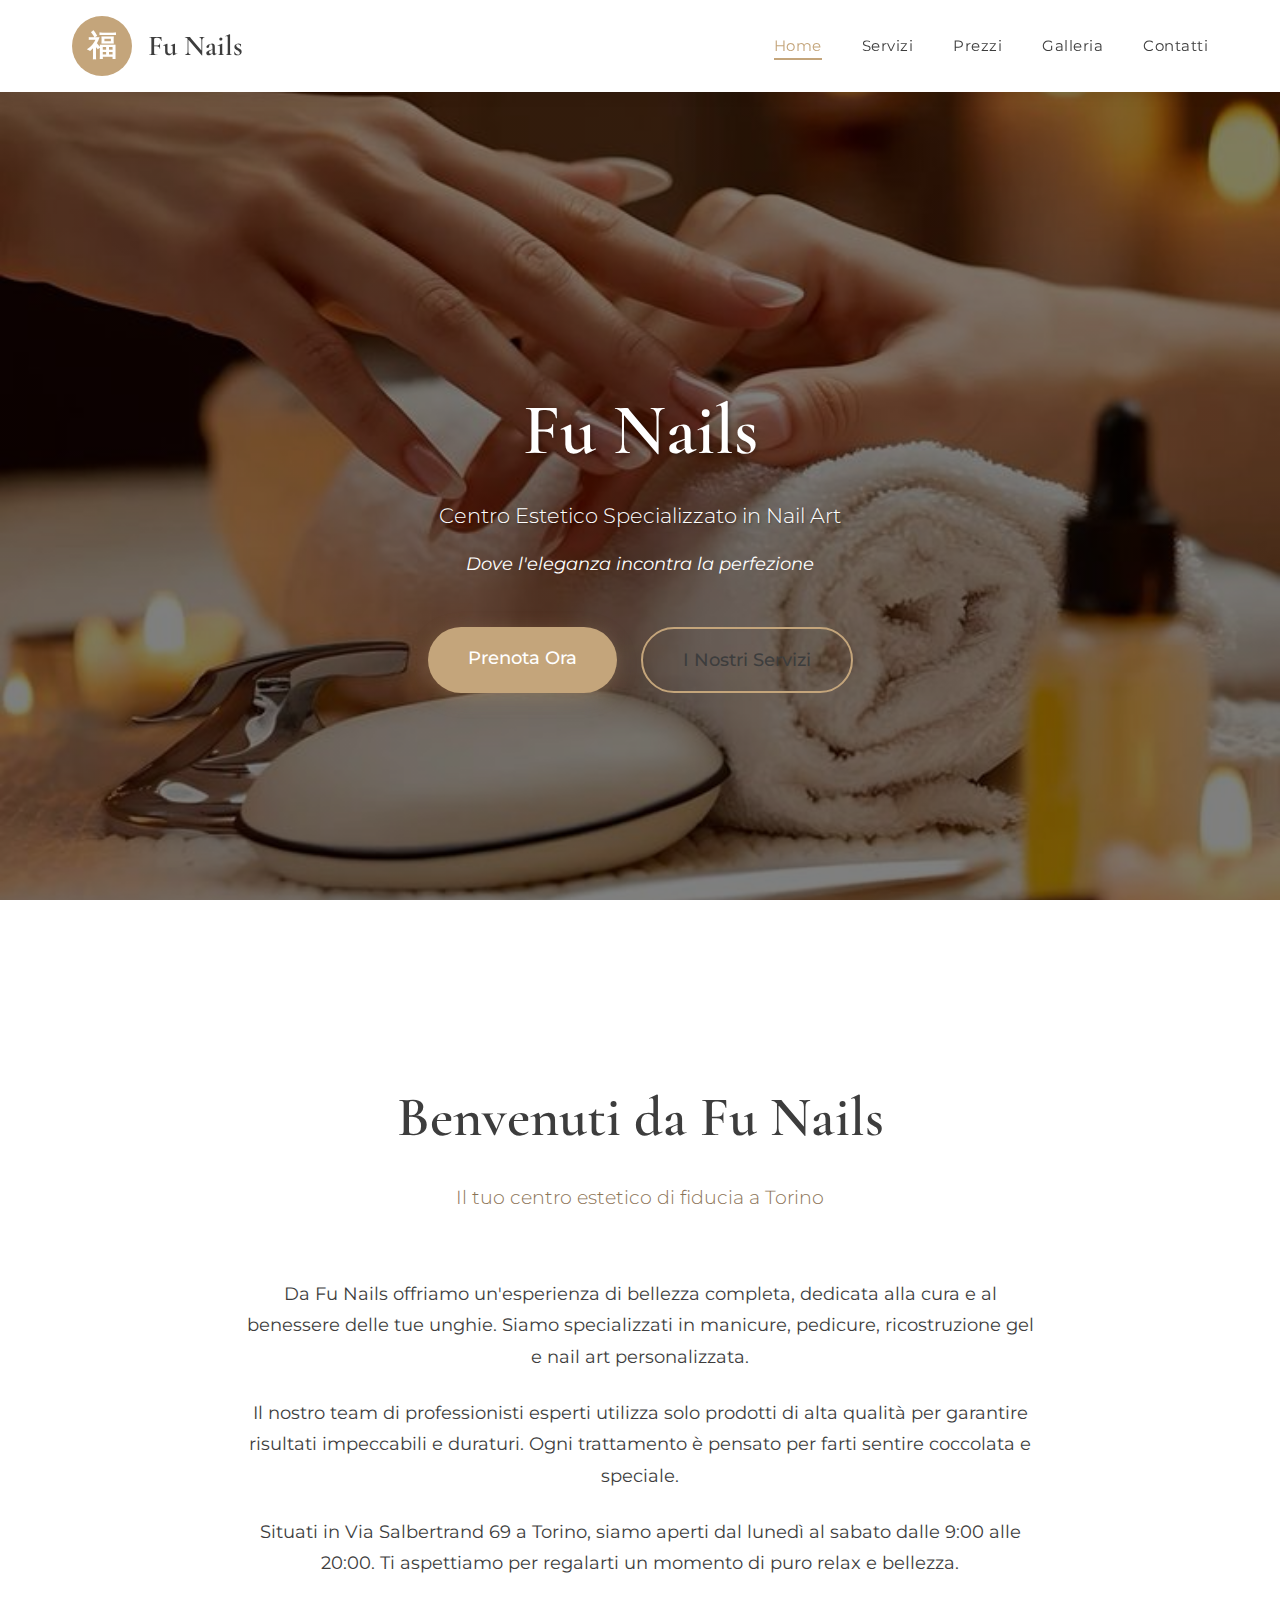
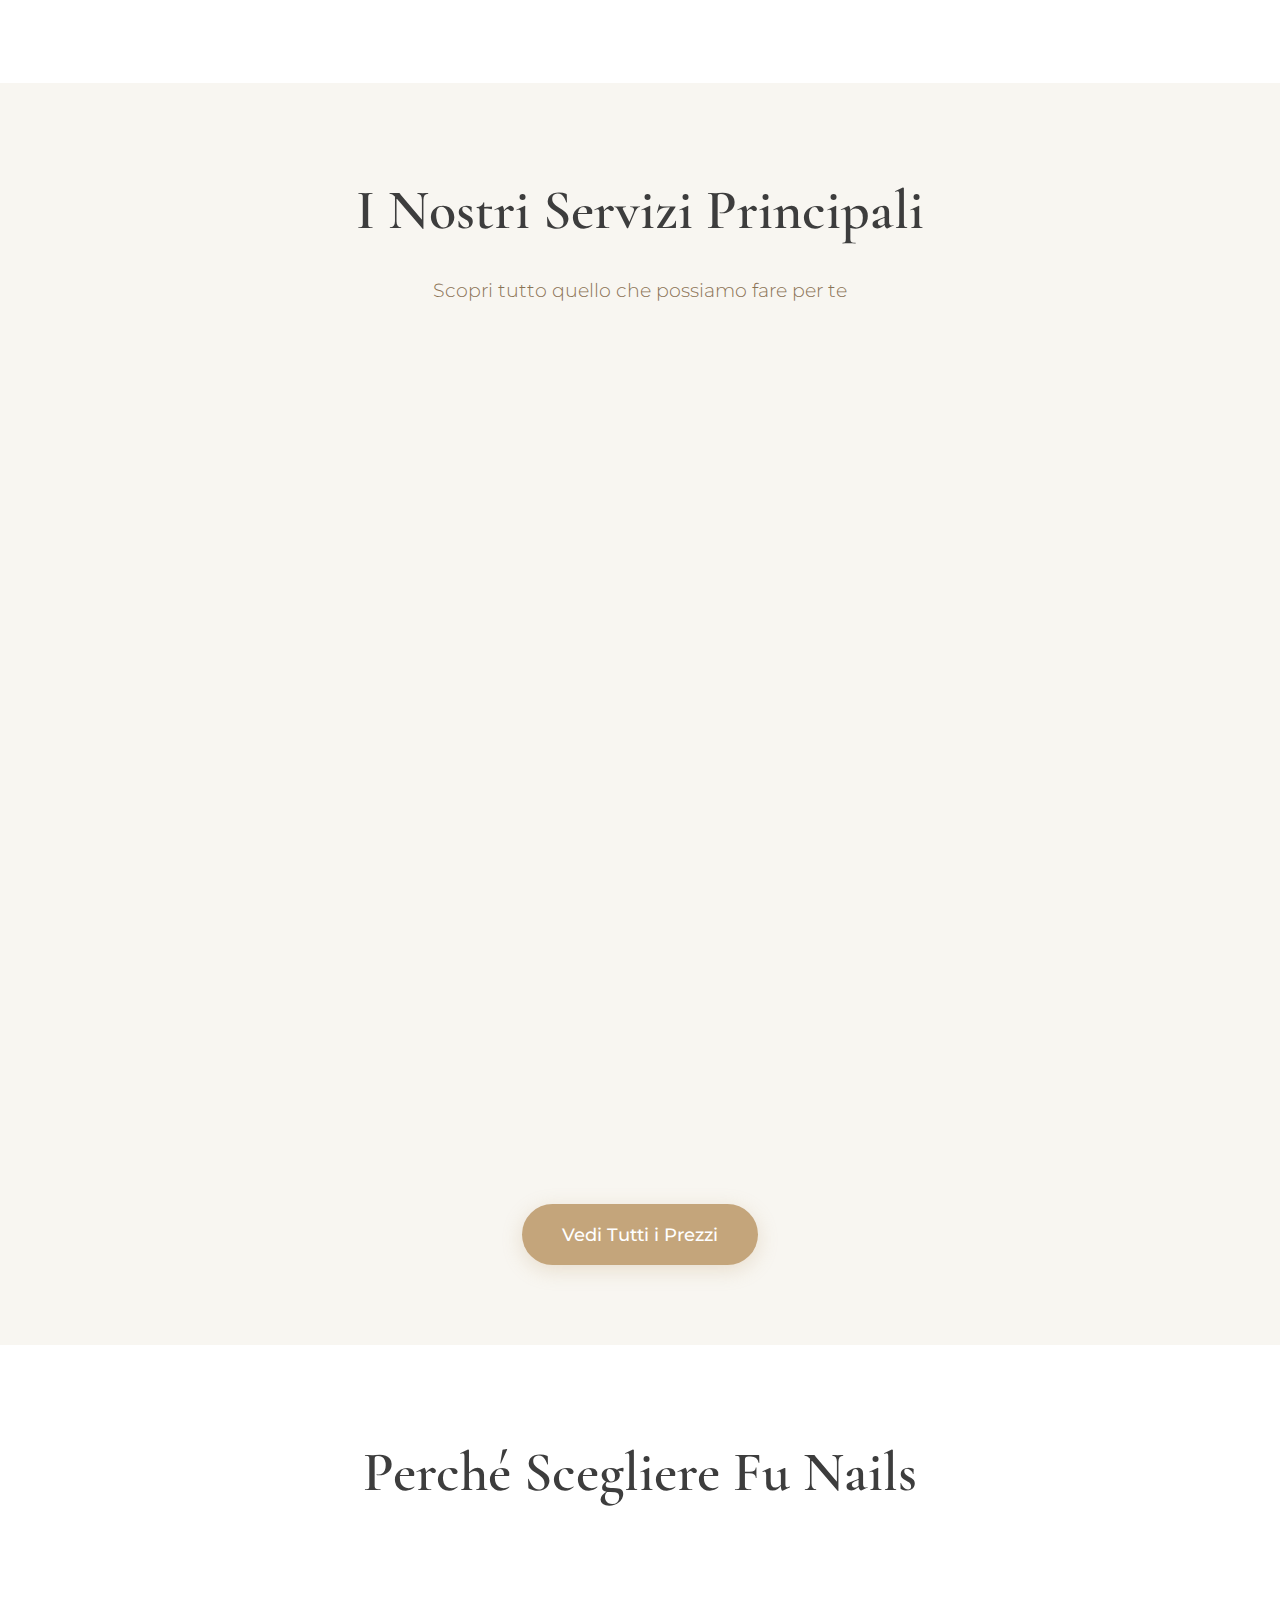
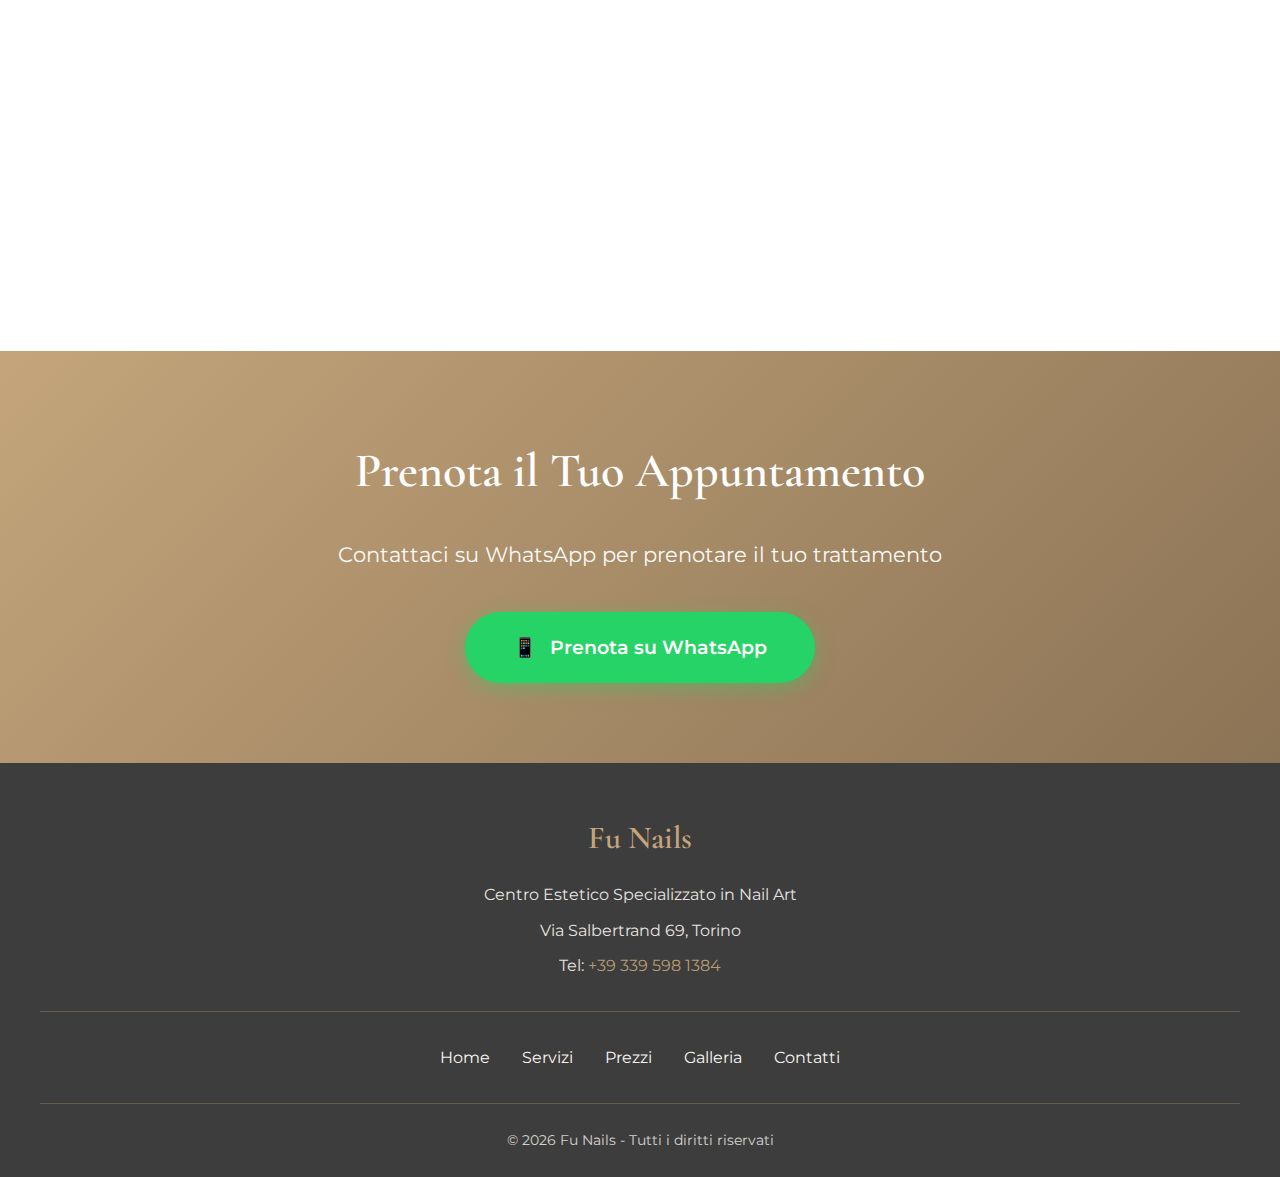
<file: index.html>
<!DOCTYPE html>
<html lang="it">

<head>
    <meta charset="UTF-8">
    <meta name="viewport" content="width=device-width, initial-scale=1.0">
    <title>Fu Nails - Centro Estetico Unghie Torino</title>
    <link rel="preconnect" href="https://fonts.googleapis.com">
    <link rel="preconnect" href="https://fonts.gstatic.com" crossorigin>
    <link
        href="https://fonts.googleapis.com/css2?family=Cormorant+Garamond:wght@300;400;600&family=Montserrat:wght@300;400;500;600&display=swap"
        rel="stylesheet">
    <link rel="stylesheet" href="style.css">
</head>

<body>
    <!-- Header -->
    <header>
        <nav>
            <div class="logo-container">
                <div class="logo">福</div>
                <div class="brand-name">Fu Nails</div>
            </div>
            <button class="menu-toggle" onclick="toggleMenu()" aria-label="Apri menu">
                <span></span>
                <span></span>
                <span></span>
            </button>
            <ul class="nav-links" id="navLinks">
                <li><a href="index.html" class="active">Home</a></li>
                <li><a href="servizi.html">Servizi</a></li>
                <li><a href="prezzi.html">Prezzi</a></li>
                <li><a href="galleria.html">Galleria</a></li>
                <li><a href="contatti.html">Contatti</a></li>
            </ul>
        </nav>
    </header>

    <!-- Hero Section -->
    <section class="hero">
        <div class="hero-content">
            <!-- Promo banner removed -->
            <h1>Fu Nails</h1>
            <p class="subtitle">Centro Estetico Specializzato in Nail Art</p>
            <p class="tagline">Dove l'eleganza incontra la perfezione</p>
            <div class="cta-buttons">
                <a href="contatti.html" class="btn btn-primary">Prenota Ora</a>
                <a href="servizi.html" class="btn btn-secondary">I Nostri Servizi</a>
            </div>
        </div>
    </section>

    <!-- Welcome Section -->
    <section class="welcome-section">
        <div class="container">
            <h2 class="section-title">Benvenuti da Fu Nails</h2>
            <p class="section-subtitle">Il tuo centro estetico di fiducia a Torino</p>

            <div class="welcome-content">
                <p>
                    Da Fu Nails offriamo un'esperienza di bellezza completa, dedicata alla cura e al benessere delle tue
                    unghie.
                    Siamo specializzati in manicure, pedicure, ricostruzione gel e nail art personalizzata.
                </p>
                <p>
                    Il nostro team di professionisti esperti utilizza solo prodotti di alta qualità per garantire
                    risultati impeccabili e duraturi. Ogni trattamento è pensato per farti sentire coccolata e speciale.
                </p>
                <p>
                    Situati in Via Salbertrand 69 a Torino, siamo aperti dal lunedì al sabato dalle 9:00 alle 20:00.
                    Ti aspettiamo per regalarti un momento di puro relax e bellezza.
                </p>
            </div>
        </div>
    </section>

    <!-- Services Preview -->
    <section class="services-preview">
        <div class="container">
            <h2 class="section-title">I Nostri Servizi Principali</h2>
            <p class="section-subtitle">Scopri tutto quello che possiamo fare per te</p>

            <div class="services-grid">
                <div class="service-card fade-in">
                    <img src="images/gallery-manicure.png" class="service-icon-img" alt="Manicure">
                    <h3>Manicure</h3>
                    <p>Cura completa delle unghie con trattamenti classici e semipermanenti</p>
                    <a href="servizi.html" class="card-link">Scopri di più →</a>
                </div>

                <div class="service-card fade-in">
                    <img src="images/gallery-pedicure.png" class="service-icon-img" alt="Pedicure">
                    <h3>Pedicure</h3>
                    <p>Trattamenti curativi e estetici per piedi belli e curati</p>
                    <a href="servizi.html" class="card-link">Scopri di più →</a>
                </div>

                <div class="service-card fade-in">
                    <img src="images/gallery-gel.png" class="service-icon-img" alt="Ricostruzione Gel">
                    <h3>Ricostruzione Gel</h3>
                    <p>Allungamento e copertura con gel di alta qualità</p>
                    <a href="servizi.html" class="card-link">Scopri di più →</a>
                </div>

                <div class="service-card fade-in">
                    <img src="images/gallery-nailart.png" class="service-icon-img" alt="Nail Art">
                    <h3>Nail Art</h3>
                    <p>Design personalizzati e decorazioni creative per unghie uniche</p>
                    <a href="servizi.html" class="card-link">Scopri di più →</a>
                </div>

                <div class="service-card fade-in">
                    <img src="images/Offerta natalizia per la depilazione del 30%.jpeg" class="service-icon-img"
                        alt="Depilazione">
                    <h3>Depilazione</h3>
                    <p>Ceretta professionale per tutto il corpo</p>
                    <a href="servizi.html" class="card-link">Scopri di più →</a>
                </div>

                <div class="service-card fade-in">
                    <img src="images/Pulizia del Viso_ prepariamoci alle Vacanze! Obiettivo del trattamento_ migliorare il turn over cellulare, asportare comedoni e grani di miglio, stimolare il microcircolo, decongestionare-riequilibrare, preparare.jpeg"
                        class="service-icon-img" alt="Trattamenti Viso">
                    <h3>Trattamenti Viso</h3>
                    <p>Pulizia viso e maschere per una pelle luminosa</p>
                    <a href="servizi.html" class="card-link">Scopri di più →</a>
                </div>
            </div>

            <div style="text-align: center; margin-top: 3rem;">
                <a href="prezzi.html" class="btn btn-primary">Vedi Tutti i Prezzi</a>
            </div>
        </div>
    </section>

    <!-- Why Choose Us -->
    <section class="why-us">
        <div class="container">
            <h2 class="section-title">Perché Scegliere Fu Nails</h2>

            <div class="features-grid">
                <div class="feature-item fade-in">
                    <img src="images/Sessão de Solteiros.jpeg" class="service-icon-img" alt="Professionalità"
                        style="width: 100px; height: 100px;">
                    <h3>Professionalità</h3>
                    <p>Team esperto e qualificato con anni di esperienza nel settore</p>
                </div>

                <div class="feature-item fade-in">
                    <img src="images/Best 8 Nail Hygiene Practices for Professionals.jpeg" class="service-icon-img"
                        alt="Prodotti di Qualità" style="width: 100px; height: 100px;">
                    <h3>Prodotti di Qualità</h3>
                    <p>Utilizziamo solo prodotti professionali e di alta qualità</p>
                </div>

                <div class="feature-item fade-in">
                    <img src="images/Object of Desire_ Ibazen Clocks, Handmade in Japan - Remodelista.jpeg"
                        class="service-icon-img" alt="Orari Flessibili" style="width: 100px; height: 100px;">
                    <h3>Orari Flessibili</h3>
                    <p>Aperti dal lunedì al sabato con orario continuato</p>
                </div>

                <div class="feature-item fade-in">
                    <img src="images/Young woman holding credit card and smart phone while online shopping___.jpeg"
                        class="service-icon-img" alt="Prezzi Trasparenti" style="width: 100px; height: 100px;">
                    <h3>Prezzi Trasparenti</h3>
                    <p>Listino chiaro e prezzi competitivi senza sorprese</p>
                </div>
            </div>
        </div>
    </section>

    <!-- CTA Section -->
    <section class="cta-section">
        <div class="container">
            <h2>Prenota il Tuo Appuntamento</h2>
            <p>Contattaci su WhatsApp per prenotare il tuo trattamento</p>
            <a href="https://wa.me/393395981384?text=Ciao%2C%20vorrei%20prenotare%20un%20appuntamento%20da%20Fu%20Nails"
                class="whatsapp-btn" target="_blank">
                <span>📱</span>
                Prenota su WhatsApp
            </a>
        </div>
    </section>

    <!-- Footer -->
    <footer>
        <div class="footer-content">
            <div class="footer-info">
                <h3>Fu Nails</h3>
                <p>Centro Estetico Specializzato in Nail Art</p>
                <p>Via Salbertrand 69, Torino</p>
                <p>Tel: <a href="tel:+393395981384" style="color: var(--primary); text-decoration: none;">+39 339 598
                        1384</a></p>
            </div>
            <div class="footer-links">
                <a href="index.html">Home</a>
                <a href="servizi.html">Servizi</a>
                <a href="prezzi.html">Prezzi</a>
                <a href="galleria.html">Galleria</a>
                <a href="contatti.html">Contatti</a>
            </div>
            <div class="footer-bottom">
                <p>&copy; 2026 Fu Nails - Tutti i diritti riservati</p>
            </div>
        </div>
    </footer>

    <script src="script.js"></script>
</body>

</html>
</file>
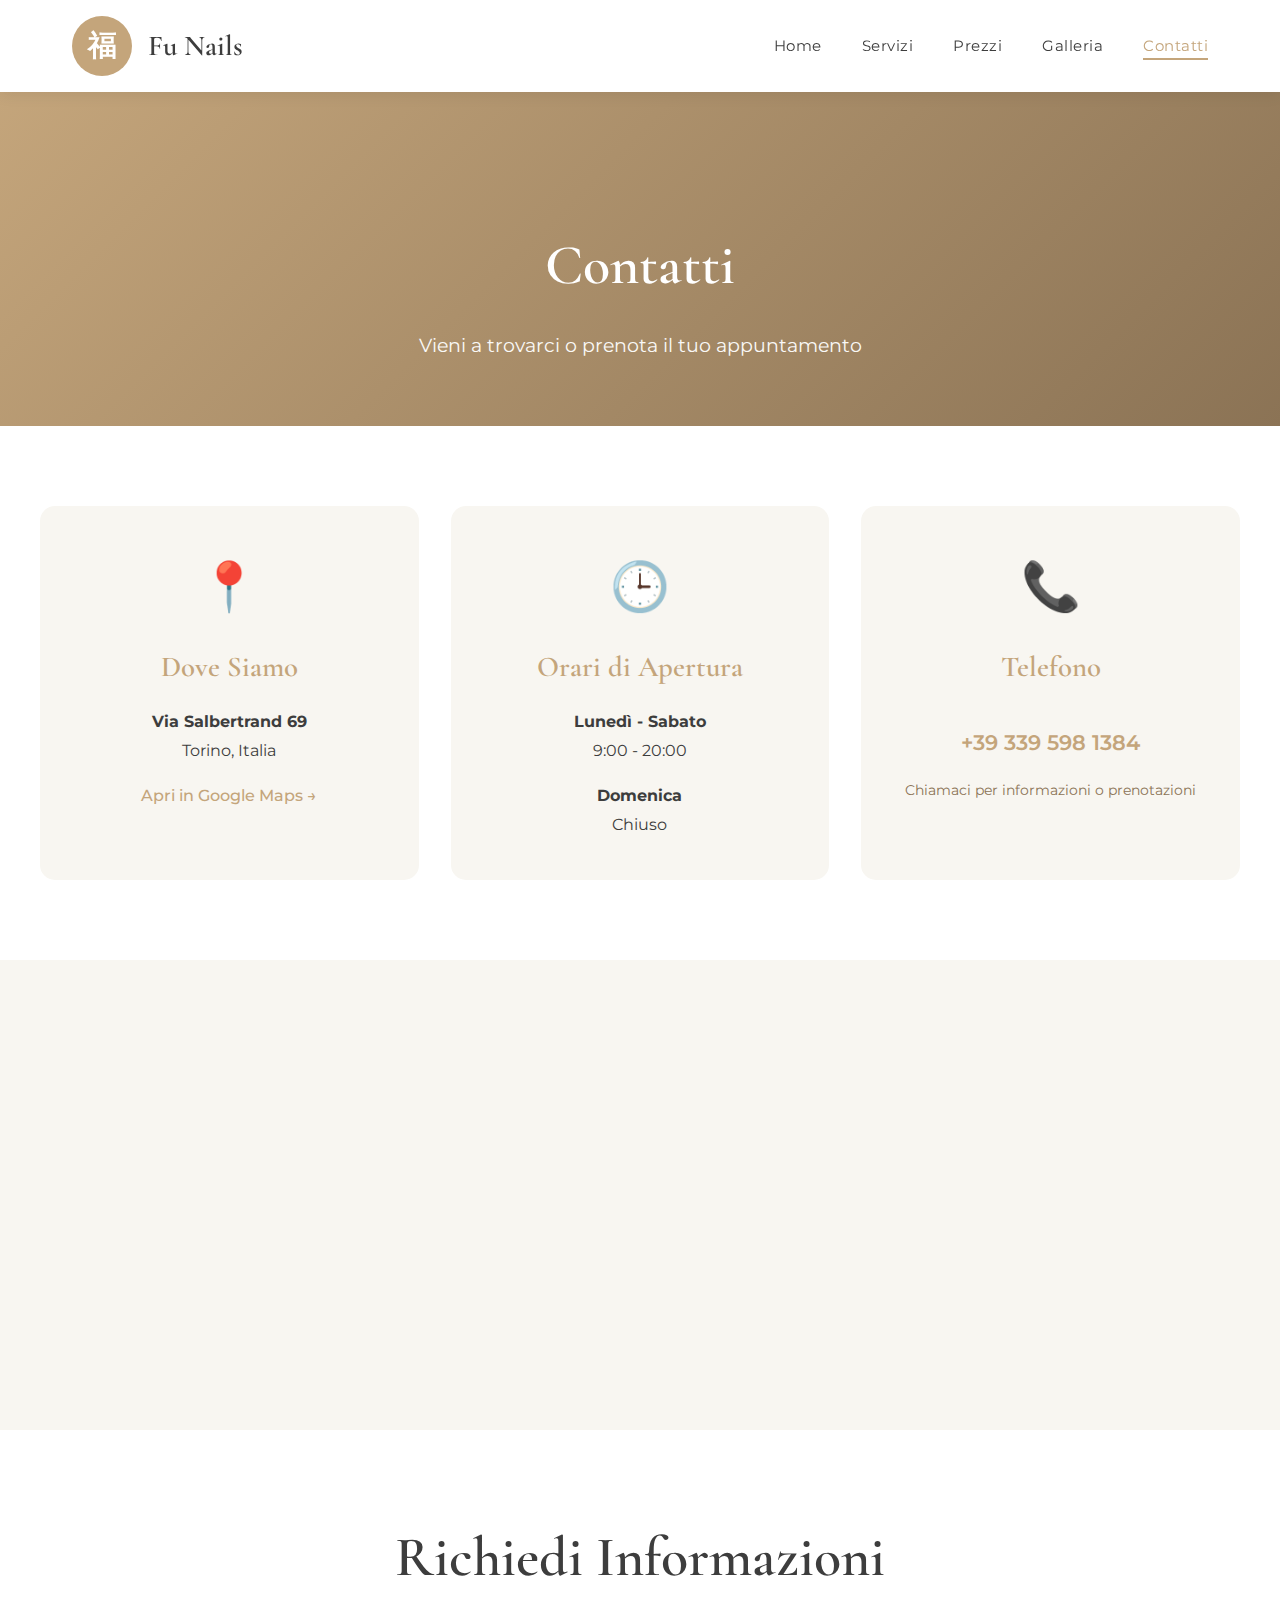
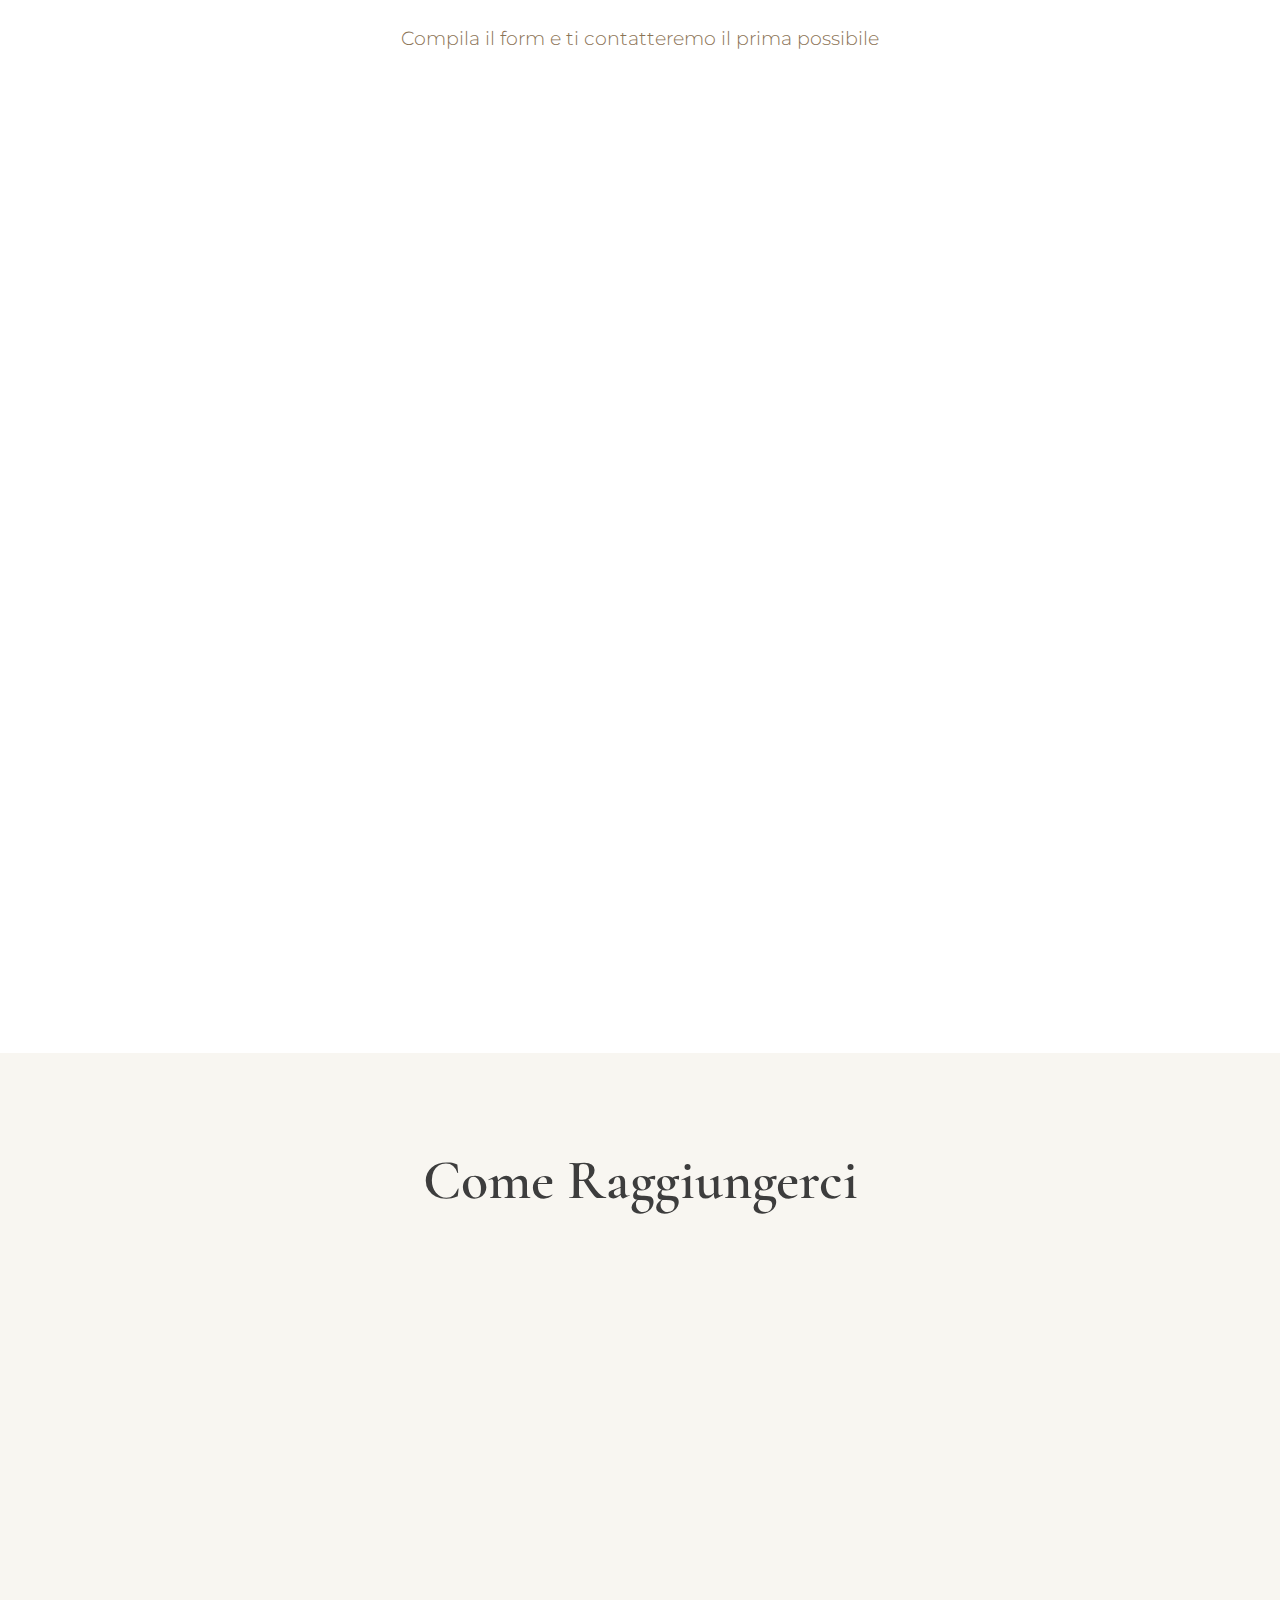
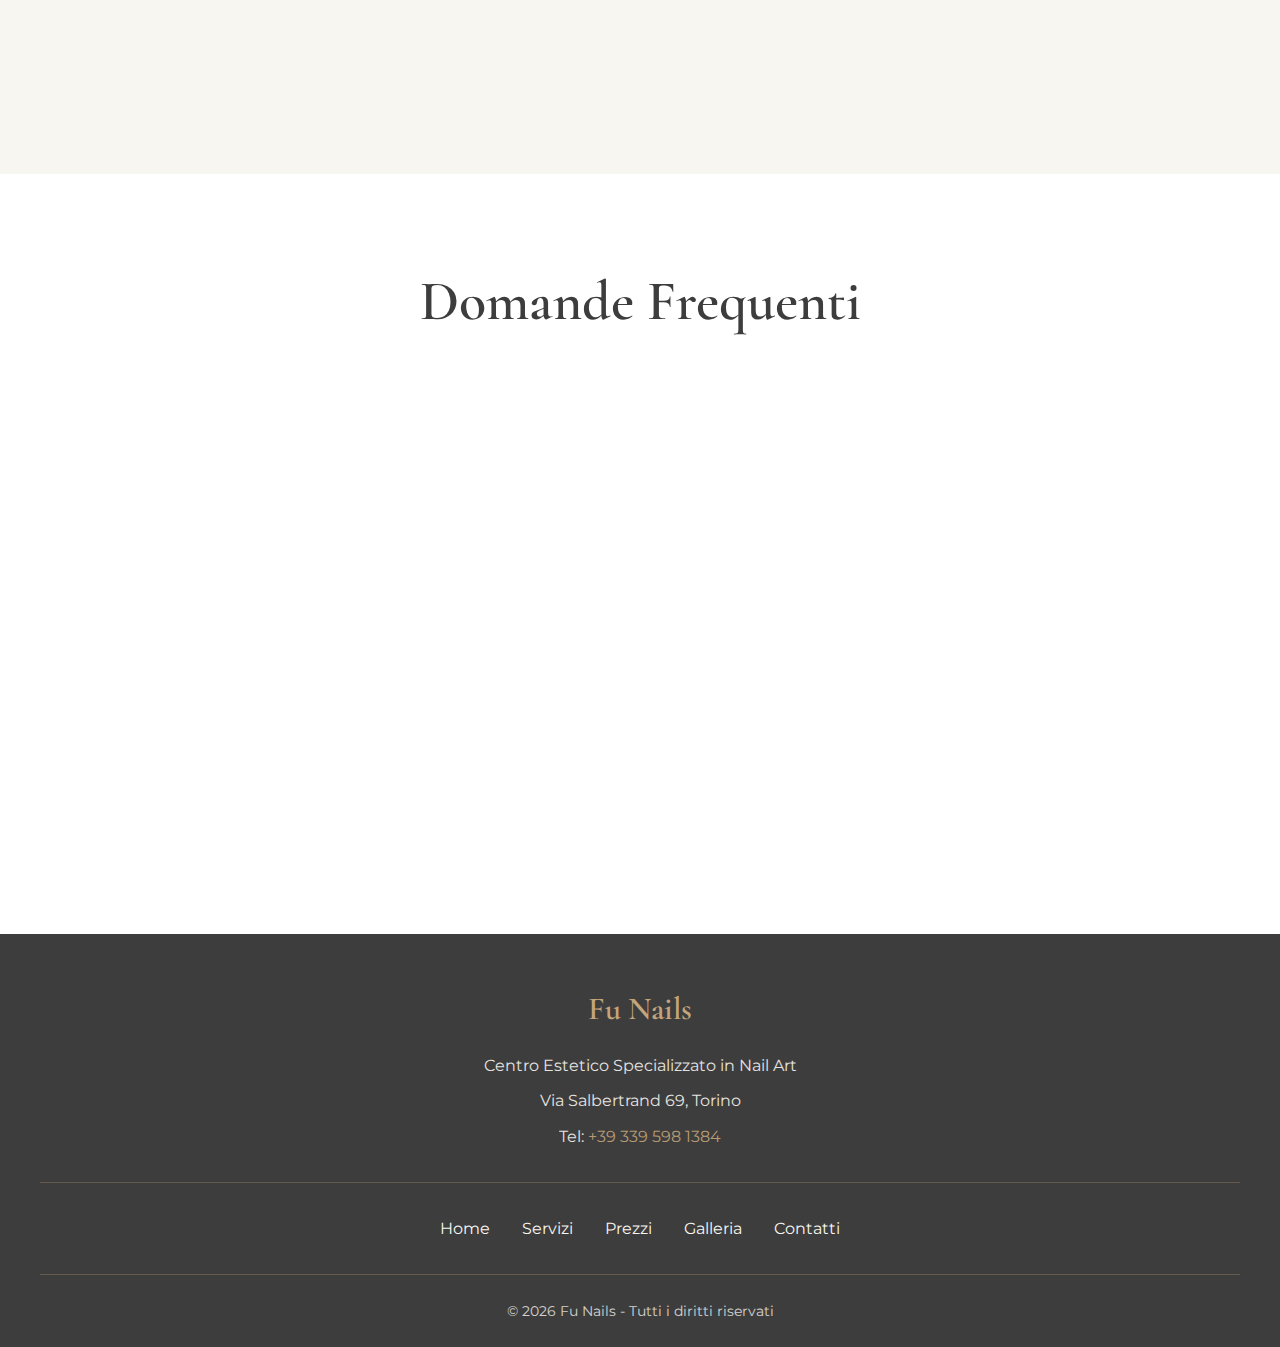
<file: contatti.html>
<!DOCTYPE html>
<html lang="it">

<head>
    <meta charset="UTF-8">
    <meta name="viewport" content="width=device-width, initial-scale=1.0">
    <title>Contatti - Fu Nails</title>
    <link rel="preconnect" href="https://fonts.googleapis.com">
    <link rel="preconnect" href="https://fonts.gstatic.com" crossorigin>
    <link
        href="https://fonts.googleapis.com/css2?family=Cormorant+Garamond:wght@300;400;600&family=Montserrat:wght@300;400;500;600&display=swap"
        rel="stylesheet">
    <link rel="stylesheet" href="style.css">
</head>

<body>
    <!-- Header -->
    <header>
        <nav>
            <div class="logo-container">
                <div class="logo">福</div>
                <div class="brand-name">Fu Nails</div>
            </div>
            <button class="menu-toggle" onclick="toggleMenu()" aria-label="Apri menu">
                <span></span>
                <span></span>
                <span></span>
            </button>
            <ul class="nav-links" id="navLinks">
                <li><a href="index.html">Home</a></li>
                <li><a href="servizi.html">Servizi</a></li>
                <li><a href="prezzi.html">Prezzi</a></li>
                <li><a href="galleria.html">Galleria</a></li>
                <li><a href="contatti.html" class="active">Contatti</a></li>
            </ul>
        </nav>
    </header>

    <!-- Page Hero -->
    <section class="page-hero">
        <div class="container">
            <h1>Contatti</h1>
            <p>Vieni a trovarci o prenota il tuo appuntamento</p>
        </div>
    </section>

    <!-- Contact Info -->
    <section class="contact-info-section">
        <div class="container">
            <div class="info-grid">
                <div class="info-card fade-in">
                    <div class="info-icon">📍</div>
                    <h3>Dove Siamo</h3>
                    <p>
                        <strong>Via Salbertrand 69</strong><br>
                        Torino, Italia
                    </p>
                    <a href="https://maps.google.com/?q=Via+Salbertrand+69+Torino" target="_blank" class="info-link">
                        Apri in Google Maps →
                    </a>
                </div>

                <div class="info-card fade-in">
                    <div class="info-icon">🕒</div>
                    <h3>Orari di Apertura</h3>
                    <p>
                        <strong>Lunedì - Sabato</strong><br>
                        9:00 - 20:00
                    </p>
                    <p style="margin-top: 1rem;">
                        <strong>Domenica</strong><br>
                        Chiuso
                    </p>
                </div>

                <div class="info-card fade-in">
                    <div class="info-icon">📞</div>
                    <h3>Telefono</h3>
                    <p>
                        <a href="tel:+393395981384" class="phone-link">
                            +39 339 598 1384
                        </a>
                    </p>
                    <p style="margin-top: 1rem; font-size: 0.9rem; color: var(--secondary);">
                        Chiamaci per informazioni o prenotazioni
                    </p>
                </div>
            </div>
        </div>
    </section>

    <!-- WhatsApp Section -->
    <section class="whatsapp-section">
        <div class="container">
            <div class="whatsapp-box fade-in">
                <h2>Prenota su WhatsApp</h2>
                <p>Il modo più veloce e comodo per prenotare il tuo appuntamento</p>
                <a href="https://wa.me/393395981384?text=Ciao%2C%20vorrei%20prenotare%20un%20appuntamento%20da%20Fu%20Nails"
                    class="whatsapp-btn" target="_blank">
                    <span>📱</span>
                    Apri WhatsApp
                </a>
            </div>
        </div>
    </section>

    <!-- Booking Form -->
    <section class="booking-section">
        <div class="container">
            <h2 class="section-title">Richiedi Informazioni</h2>
            <p class="section-subtitle">Compila il form e ti contatteremo il prima possibile</p>

            <div class="booking-form-container fade-in">
                <form class="booking-form" onsubmit="handleSubmit(event)">
                    <div class="form-row">
                        <div class="form-group">
                            <label for="name">Nome e Cognome *</label>
                            <input type="text" id="name" name="name" required placeholder="Il tuo nome completo">
                        </div>

                        <div class="form-group">
                            <label for="phone">Telefono *</label>
                            <input type="tel" id="phone" name="phone" required placeholder="+39 xxx xxx xxxx">
                        </div>
                    </div>

                    <div class="form-group">
                        <label for="email">Email</label>
                        <input type="email" id="email" name="email" placeholder="tuaemail@esempio.com">
                    </div>

                    <div class="form-row">
                        <div class="form-group">
                            <label for="service">Servizio di Interesse *</label>
                            <select id="service" name="service" required>
                                <option value="">Seleziona un servizio</option>
                                <option value="manicure">Manicure</option>
                                <option value="manicure-semi">Manicure Semipermanente</option>
                                <option value="pedicure">Pedicure</option>
                                <option value="pedicure-semi">Pedicure Semipermanente</option>
                                <option value="gel">Ricostruzione Gel</option>
                                <option value="nailart">Nail Art</option>
                                <option value="depilazione">Depilazione/Ceretta</option>
                                <option value="viso">Trattamento Viso</option>
                                <option value="altro">Altro</option>
                            </select>
                        </div>

                        <div class="form-group">
                            <label for="date">Data Preferita</label>
                            <input type="date" id="date" name="date">
                        </div>
                    </div>

                    <div class="form-group">
                        <label for="message">Note Aggiuntive</label>
                        <textarea id="message" name="message" rows="5"
                            placeholder="Eventuali richieste particolari o domande..."></textarea>
                    </div>

                    <div class="form-privacy">
                        <label class="checkbox-label">
                            <input type="checkbox" required>
                            <span>Accetto l'informativa sulla privacy *</span>
                        </label>
                    </div>

                    <button type="submit" class="submit-button">
                        Invia Richiesta
                    </button>

                    <p class="form-note">* Campi obbligatori</p>
                </form>
            </div>
        </div>
    </section>

    <!-- Map Section -->
    <section class="map-section">
        <div class="container">
            <h2 class="section-title">Come Raggiungerci</h2>
            <div class="map-placeholder fade-in" style="padding: 0; overflow: hidden;">
                <iframe
                    src="https://www.google.com/maps/embed?pb=!1m18!1m12!1m3!1d2817.382062772596!2d7.6322813!3d45.0717723!2m3!1f0!2f0!3f0!3m2!1i1024!2i768!4f13.1!3m3!1m2!1s0x47886d913459c55d%3A0x6273418520286824!2sVia%20Salbertrand%2C%2069%2C%2010146%20Torino%20TO!5e0!3m2!1sit!2sit!4v1709228800000!5m2!1sit!2sit"
                    width="100%" height="450" style="border:0; display: block;" allowfullscreen="" loading="lazy"
                    referrerpolicy="no-referrer-when-downgrade">
                </iframe>
            </div>
        </div>
    </section>

    <!-- FAQ Section -->
    <section class="faq-section">
        <div class="container">
            <h2 class="section-title">Domande Frequenti</h2>

            <div class="faq-grid">
                <div class="faq-item fade-in">
                    <h3>❓ Devo prenotare?</h3>
                    <p>La prenotazione è consigliata per evitare attese, ma accettiamo anche clienti senza appuntamento
                        in base alla disponibilità.</p>
                </div>

                <div class="faq-item fade-in">
                    <h3>💳 Quali metodi di pagamento accettate?</h3>
                    <p>Accettiamo pagamenti in contanti e con carta di credito/debito.</p>
                </div>

                <div class="faq-item fade-in">
                    <h3>⏱️ Quanto dura un trattamento?</h3>
                    <p>Dipende dal servizio: una manicure classica circa 30-45 minuti, la ricostruzione gel 1-2 ore.</p>
                </div>

                <div class="faq-item fade-in">
                    <h3>🎨 Posso portare ispirazioni per la nail art?</h3>
                    <p>Assolutamente sì! Porta pure foto o immagini che ti ispirano e le realizzeremo insieme.</p>
                </div>

                <div class="faq-item fade-in">
                    <h3>🔄 Ogni quanto va fatto il ritocco gel?</h3>
                    <p>Il ritocco va fatto ogni 3-4 settimane per mantenere le unghie perfette.</p>
                </div>

                <div class="faq-item fade-in">
                    <h3>🅿️ C'è parcheggio?</h3>
                    <p>È possibile parcheggiare nelle vicinanze con parcheggi su strada.</p>
                </div>
            </div>
        </div>
    </section>

    <!-- Footer -->
    <footer>
        <div class="footer-content">
            <div class="footer-info">
                <h3>Fu Nails</h3>
                <p>Centro Estetico Specializzato in Nail Art</p>
                <p>Via Salbertrand 69, Torino</p>
                <p>Tel: <a href="tel:+393395981384" style="color: var(--primary); text-decoration: none;">+39 339 598
                        1384</a></p>
            </div>
            <div class="footer-links">
                <a href="index.html">Home</a>
                <a href="servizi.html">Servizi</a>
                <a href="prezzi.html">Prezzi</a>
                <a href="galleria.html">Galleria</a>
                <a href="contatti.html">Contatti</a>
            </div>
            <div class="footer-bottom">
                <p>&copy; 2026 Fu Nails - Tutti i diritti riservati</p>
            </div>
        </div>
    </footer>

    <script src="script.js"></script>
    <script>
        function handleSubmit(event) {
            event.preventDefault();

            const name = document.getElementById('name').value;
            const phone = document.getElementById('phone').value;
            const service = document.getElementById('service').options[document.getElementById('service').selectedIndex].text;
            const date = document.getElementById('date').value;
            const message = document.getElementById('message').value;

            let whatsappText = `Ciao, sono ${name}.%0A`;
            whatsappText += `Vorrei prenotare: ${service}%0A`;
            if (date) whatsappText += `Data preferita: ${date}%0A`;
            if (message) whatsappText += `Note: ${message}%0A`;
            whatsappText += `Telefono: ${phone}`;

            window.open(`https://wa.me/393395981384?text=${whatsappText}`, '_blank');

            event.target.reset();
            alert('Grazie! Ti stiamo reindirizzando su WhatsApp per completare la prenotazione.');
        }
    </script>
</body>

</html>
</file>
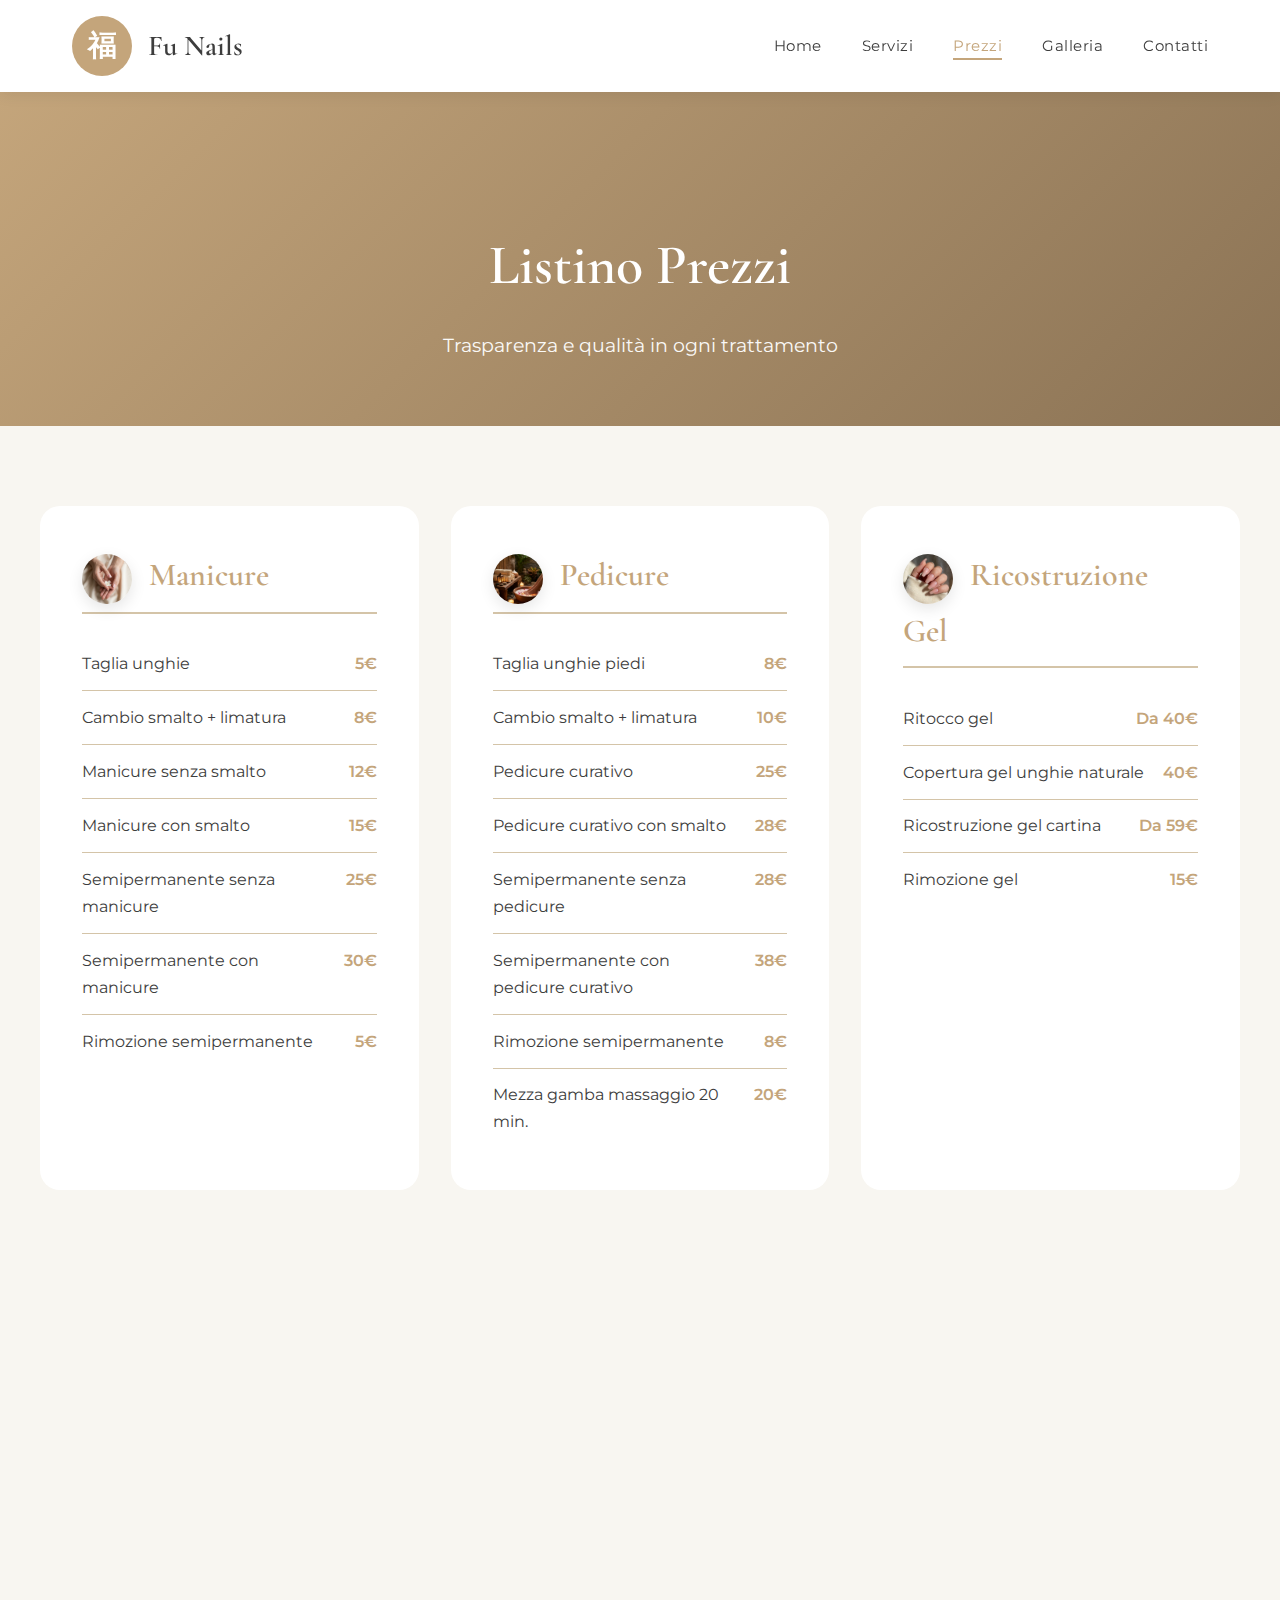
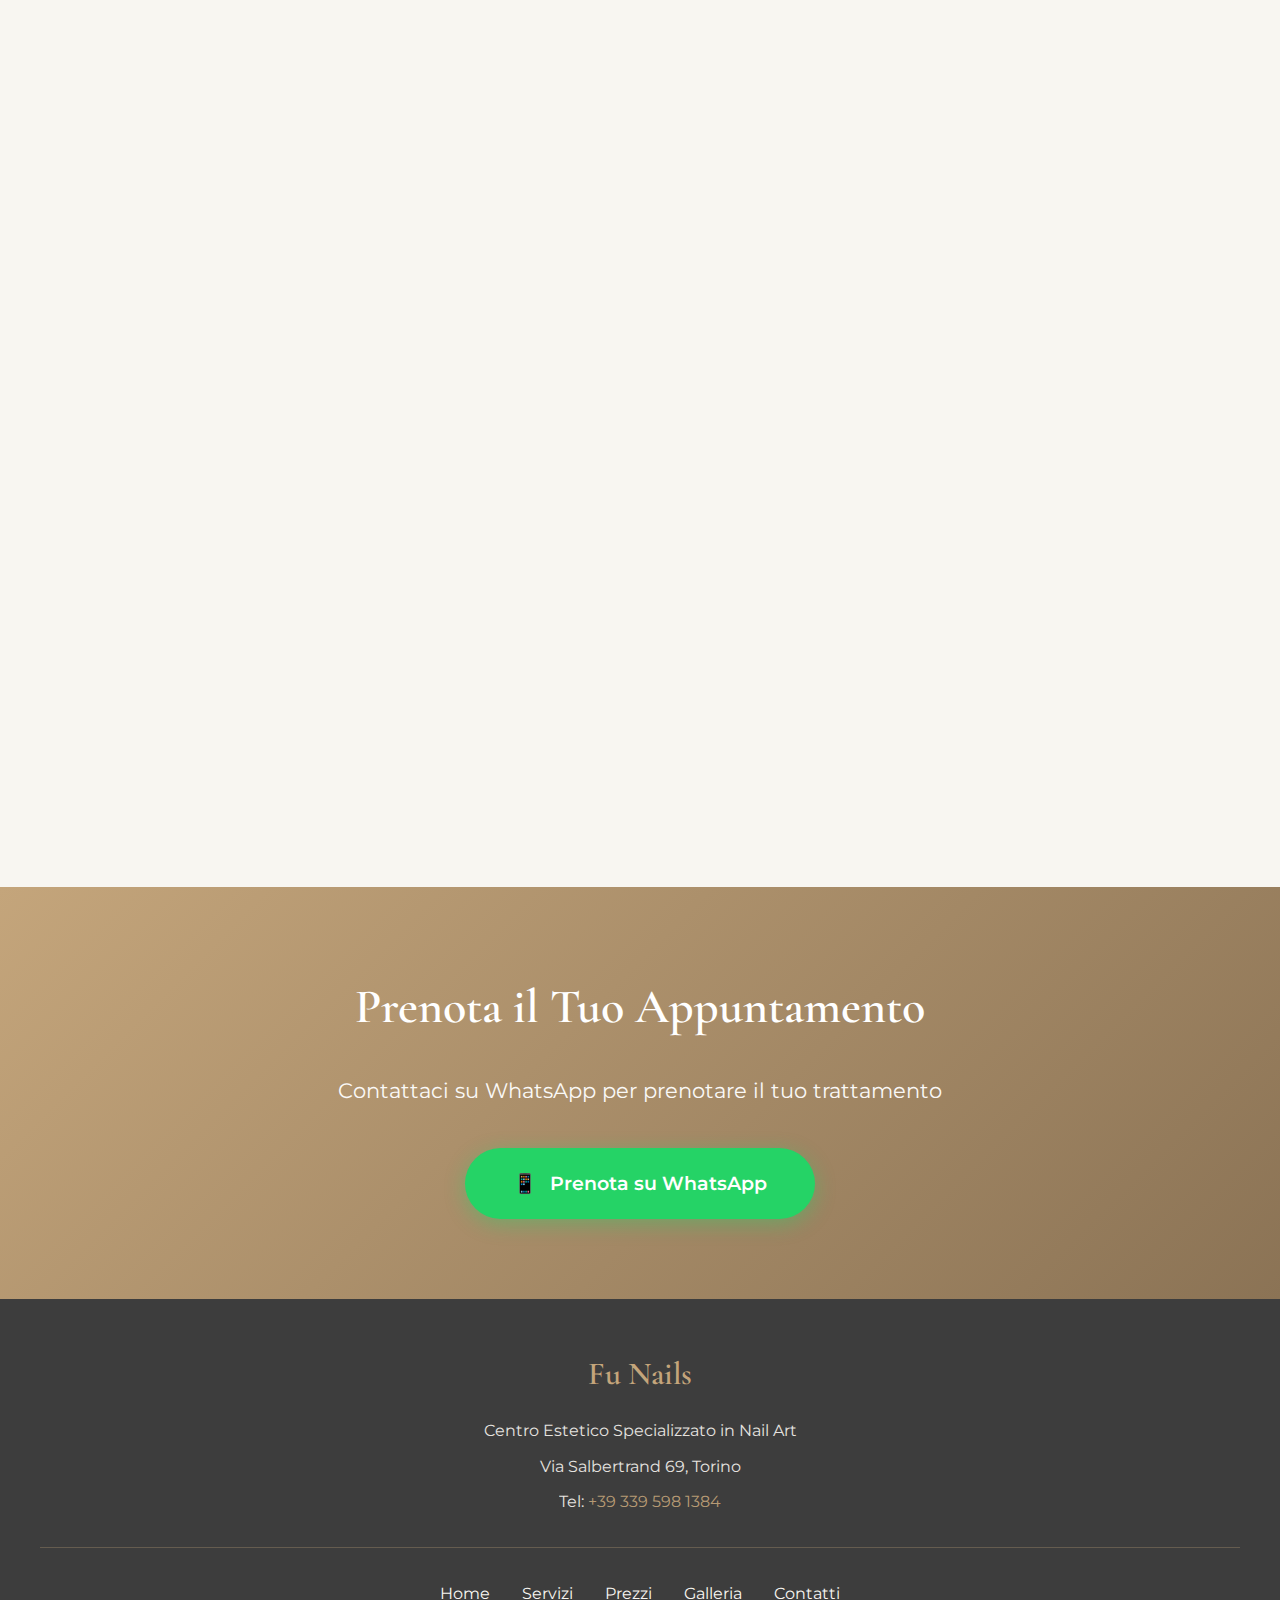
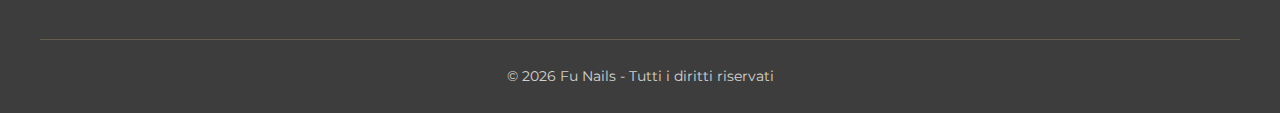
<file: prezzi.html>
<!DOCTYPE html>
<html lang="it">

<head>
    <meta charset="UTF-8">
    <meta name="viewport" content="width=device-width, initial-scale=1.0">
    <title>Prezzi - Fu Nails</title>
    <link rel="preconnect" href="https://fonts.googleapis.com">
    <link rel="preconnect" href="https://fonts.gstatic.com" crossorigin>
    <link
        href="https://fonts.googleapis.com/css2?family=Cormorant+Garamond:wght@300;400;600&family=Montserrat:wght@300;400;500;600&display=swap"
        rel="stylesheet">
    <link rel="stylesheet" href="style.css">
</head>

<body>
    <!-- Header -->
    <header>
        <nav>
            <div class="logo-container">
                <div class="logo">福</div>
                <div class="brand-name">Fu Nails</div>
            </div>
            <button class="menu-toggle" onclick="toggleMenu()" aria-label="Apri menu">
                <span></span>
                <span></span>
                <span></span>
            </button>
            <ul class="nav-links" id="navLinks">
                <li><a href="index.html">Home</a></li>
                <li><a href="servizi.html">Servizi</a></li>
                <li><a href="prezzi.html" class="active">Prezzi</a></li>
                <li><a href="galleria.html">Galleria</a></li>
                <li><a href="contatti.html">Contatti</a></li>
            </ul>
        </nav>
    </header>

    <!-- Page Hero -->
    <section class="page-hero">
        <div class="container">
            <h1>Listino Prezzi</h1>
            <p>Trasparenza e qualità in ogni trattamento</p>
        </div>
    </section>

    <!-- Promo Banner -->
    <!-- Promo Section Removed -->

    <!-- Price List -->
    <section class="price-list">
        <div class="container">
            <div class="services-grid">
                <!-- Manicure -->
                <div class="service-category fade-in">
                    <h3><img src="images/gallery-manicure.png" class="service-icon-img" alt="Manicure"
                            style="width: 50px; height: 50px; margin-bottom: 0; vertical-align: middle; margin-right: 10px;">
                        Manicure</h3>
                    <div class="service-item">
                        <span class="service-name">Taglia unghie</span>
                        <span class="service-price">5€</span>
                    </div>
                    <div class="service-item">
                        <span class="service-name">Cambio smalto + limatura</span>
                        <span class="service-price">8€</span>
                    </div>
                    <div class="service-item">
                        <span class="service-name">Manicure senza smalto</span>
                        <span class="service-price">12€</span>
                    </div>
                    <div class="service-item">
                        <span class="service-name">Manicure con smalto</span>
                        <span class="service-price">15€</span>
                    </div>
                    <div class="service-item">
                        <span class="service-name">Semipermanente senza manicure</span>
                        <span class="service-price">25€</span>
                    </div>
                    <div class="service-item">
                        <span class="service-name">Semipermanente con manicure</span>
                        <span class="service-price">30€</span>
                    </div>
                    <div class="service-item">
                        <span class="service-name">Rimozione semipermanente</span>
                        <span class="service-price">5€</span>
                    </div>
                </div>

                <!-- Pedicure -->
                <div class="service-category fade-in">
                    <h3><img src="images/gallery-pedicure.png" class="service-icon-img" alt="Pedicure"
                            style="width: 50px; height: 50px; margin-bottom: 0; vertical-align: middle; margin-right: 10px;">
                        Pedicure</h3>
                    <div class="service-item">
                        <span class="service-name">Taglia unghie piedi</span>
                        <span class="service-price">8€</span>
                    </div>
                    <div class="service-item">
                        <span class="service-name">Cambio smalto + limatura</span>
                        <span class="service-price">10€</span>
                    </div>
                    <div class="service-item">
                        <span class="service-name">Pedicure curativo</span>
                        <span class="service-price">25€</span>
                    </div>
                    <div class="service-item">
                        <span class="service-name">Pedicure curativo con smalto</span>
                        <span class="service-price">28€</span>
                    </div>
                    <div class="service-item">
                        <span class="service-name">Semipermanente senza pedicure</span>
                        <span class="service-price">28€</span>
                    </div>
                    <div class="service-item">
                        <span class="service-name">Semipermanente con pedicure curativo</span>
                        <span class="service-price">38€</span>
                    </div>
                    <div class="service-item">
                        <span class="service-name">Rimozione semipermanente</span>
                        <span class="service-price">8€</span>
                    </div>
                    <div class="service-item">
                        <span class="service-name">Mezza gamba massaggio 20 min.</span>
                        <span class="service-price">20€</span>
                    </div>
                </div>

                <!-- Ricostruzione Gel -->
                <div class="service-category fade-in">
                    <h3><img src="images/gallery-gel.png" class="service-icon-img" alt="Ricostruzione Gel"
                            style="width: 50px; height: 50px; margin-bottom: 0; vertical-align: middle; margin-right: 10px;">
                        Ricostruzione Gel</h3>
                    <div class="service-item">
                        <span class="service-name">Ritocco gel</span>
                        <span class="service-price">Da 40€</span>
                    </div>
                    <div class="service-item">
                        <span class="service-name">Copertura gel unghie naturale</span>
                        <span class="service-price">40€</span>
                    </div>
                    <div class="service-item">
                        <span class="service-name">Ricostruzione gel cartina</span>
                        <span class="service-price">Da 59€</span>
                    </div>
                    <div class="service-item">
                        <span class="service-name">Rimozione gel</span>
                        <span class="service-price">15€</span>
                    </div>
                </div>

                <!-- Depilazione/Ceretta -->
                <div class="service-category fade-in">
                    <h3><img src="images/Offerta natalizia per la depilazione del 30%.jpeg" class="service-icon-img"
                            alt="Depilazione"
                            style="width: 50px; height: 50px; margin-bottom: 0; vertical-align: middle; margin-right: 10px;">
                        Depilazione/Ceretta</h3>
                    <div class="service-item">
                        <span class="service-name">Sopracciglia</span>
                        <span class="service-price">5€</span>
                    </div>
                    <div class="service-item">
                        <span class="service-name">Baffetti</span>
                        <span class="service-price">5€</span>
                    </div>
                    <div class="service-item">
                        <span class="service-name">Ascelle</span>
                        <span class="service-price">6€</span>
                    </div>
                    <div class="service-item">
                        <span class="service-name">Braccia</span>
                        <span class="service-price">12€</span>
                    </div>
                    <div class="service-item">
                        <span class="service-name">Mezza gamba</span>
                        <span class="service-price">12€</span>
                    </div>
                    <div class="service-item">
                        <span class="service-name">Gamba intera</span>
                        <span class="service-price">22€</span>
                    </div>
                    <div class="service-item">
                        <span class="service-name">Inguine parziale</span>
                        <span class="service-price">12€</span>
                    </div>
                    <div class="service-item">
                        <span class="service-name">Inguine totale</span>
                        <span class="service-price">15€</span>
                    </div>
                    <div class="service-item">
                        <span class="service-name">Gluteo</span>
                        <span class="service-price">5€</span>
                    </div>
                    <div class="service-item">
                        <span class="service-name">Schiena</span>
                        <span class="service-price">20€</span>
                    </div>
                    <div class="service-item">
                        <span class="service-name">Petto</span>
                        <span class="service-price">15€</span>
                    </div>
                </div>

                <!-- Decorazione -->
                <div class="service-category fade-in">
                    <h3><img src="images/gallery-nailart.png" class="service-icon-img" alt="Decorazione"
                            style="width: 50px; height: 50px; margin-bottom: 0; vertical-align: middle; margin-right: 10px;">
                        Decorazione</h3>
                    <div class="service-item">
                        <span class="service-name">French</span>
                        <span class="service-price">Da 5€</span>
                    </div>
                    <div class="service-item">
                        <span class="service-name">Baby boomer / sfumatura</span>
                        <span class="service-price">Da 5€</span>
                    </div>
                    <div class="service-item">
                        <span class="service-name">Nail art</span>
                        <span class="service-price">Da 1€</span>
                    </div>
                </div>

                <!-- Trattamento Viso -->
                <div class="service-category fade-in">
                    <h3><img src="images/Pulizia del Viso_ prepariamoci alle Vacanze! Obiettivo del trattamento_ migliorare il turn over cellulare, asportare comedoni e grani di miglio, stimolare il microcircolo, decongestionare-riequilibrare, preparare.jpeg"
                            class="service-icon-img" alt="Trattamento Viso"
                            style="width: 50px; height: 50px; margin-bottom: 0; vertical-align: middle; margin-right: 10px;">
                        Trattamento Viso</h3>
                    <div class="service-item">
                        <span class="service-name">Pulizia viso</span>
                        <span class="service-price">25€</span>
                    </div>
                    <div class="service-item">
                        <span class="service-name">Pulizia viso + maschera</span>
                        <span class="service-price">39€</span>
                    </div>
                </div>
            </div>

            <!-- Price Info -->
            <div class="price-info fade-in">
                <h3>📋 Informazioni Utili</h3>
                <ul>
                    <li>Tutti i prezzi sono espressi in Euro</li>
                    <li>I trattamenti "Da X€" indicano un prezzo base che può variare in base alle esigenze</li>
                    <li>È consigliata la prenotazione per evitare attese</li>
                    <li>Accettiamo pagamenti in contanti e carte</li>
                </ul>
            </div>
        </div>
    </section>

    <!-- CTA Section -->
    <section class="cta-section">
        <div class="container">
            <h2>Prenota il Tuo Appuntamento</h2>
            <p>Contattaci su WhatsApp per prenotare il tuo trattamento</p>
            <a href="https://wa.me/393395981384?text=Ciao%2C%20vorrei%20prenotare%20un%20appuntamento%20da%20Fu%20Nails"
                class="whatsapp-btn" target="_blank">
                <span>📱</span>
                Prenota su WhatsApp
            </a>
        </div>
    </section>

    <!-- Footer -->
    <footer>
        <div class="footer-content">
            <div class="footer-info">
                <h3>Fu Nails</h3>
                <p>Centro Estetico Specializzato in Nail Art</p>
                <p>Via Salbertrand 69, Torino</p>
                <p>Tel: <a href="tel:+393395981384" style="color: var(--primary); text-decoration: none;">+39 339 598
                        1384</a></p>
            </div>
            <div class="footer-links">
                <a href="index.html">Home</a>
                <a href="servizi.html">Servizi</a>
                <a href="prezzi.html">Prezzi</a>
                <a href="galleria.html">Galleria</a>
                <a href="contatti.html">Contatti</a>
            </div>
            <div class="footer-bottom">
                <p>&copy; 2026 Fu Nails - Tutti i diritti riservati</p>
            </div>
        </div>
    </footer>

    <script src="script.js"></script>
</body>

</html>
</file>
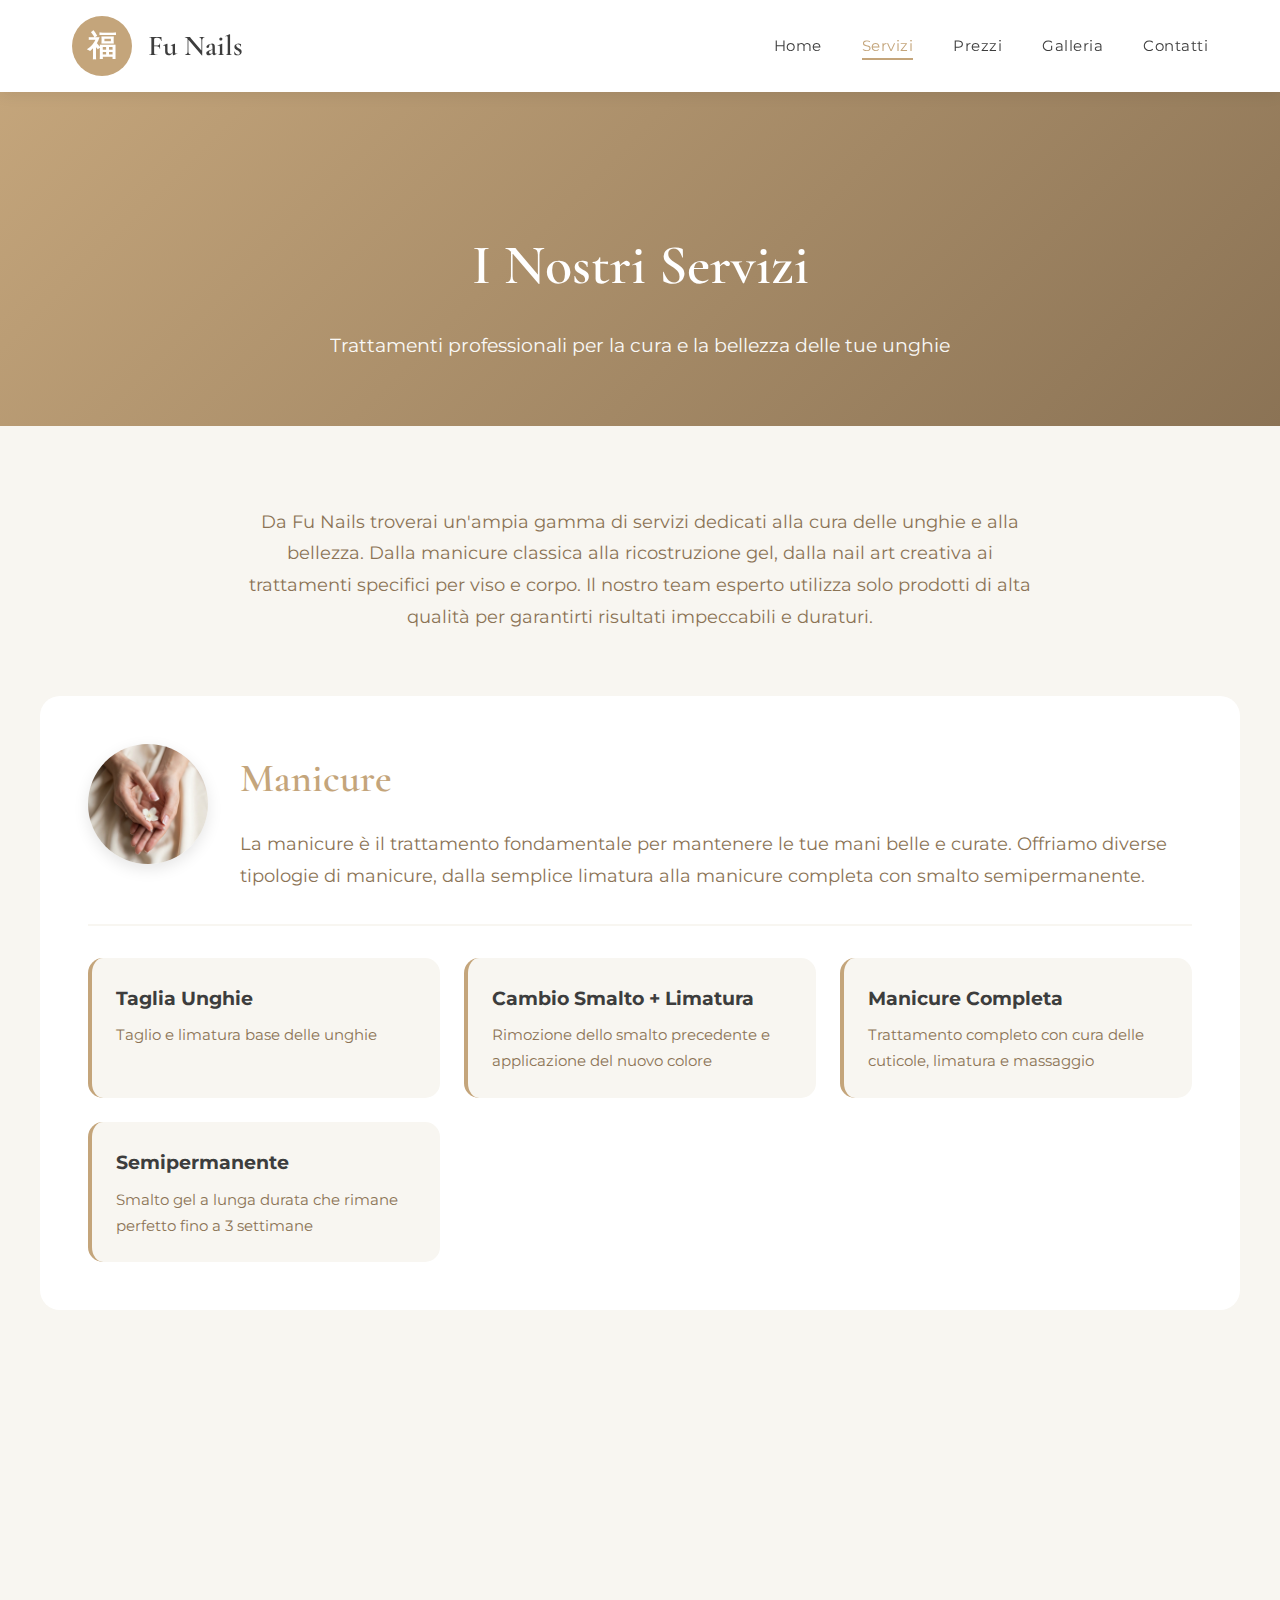
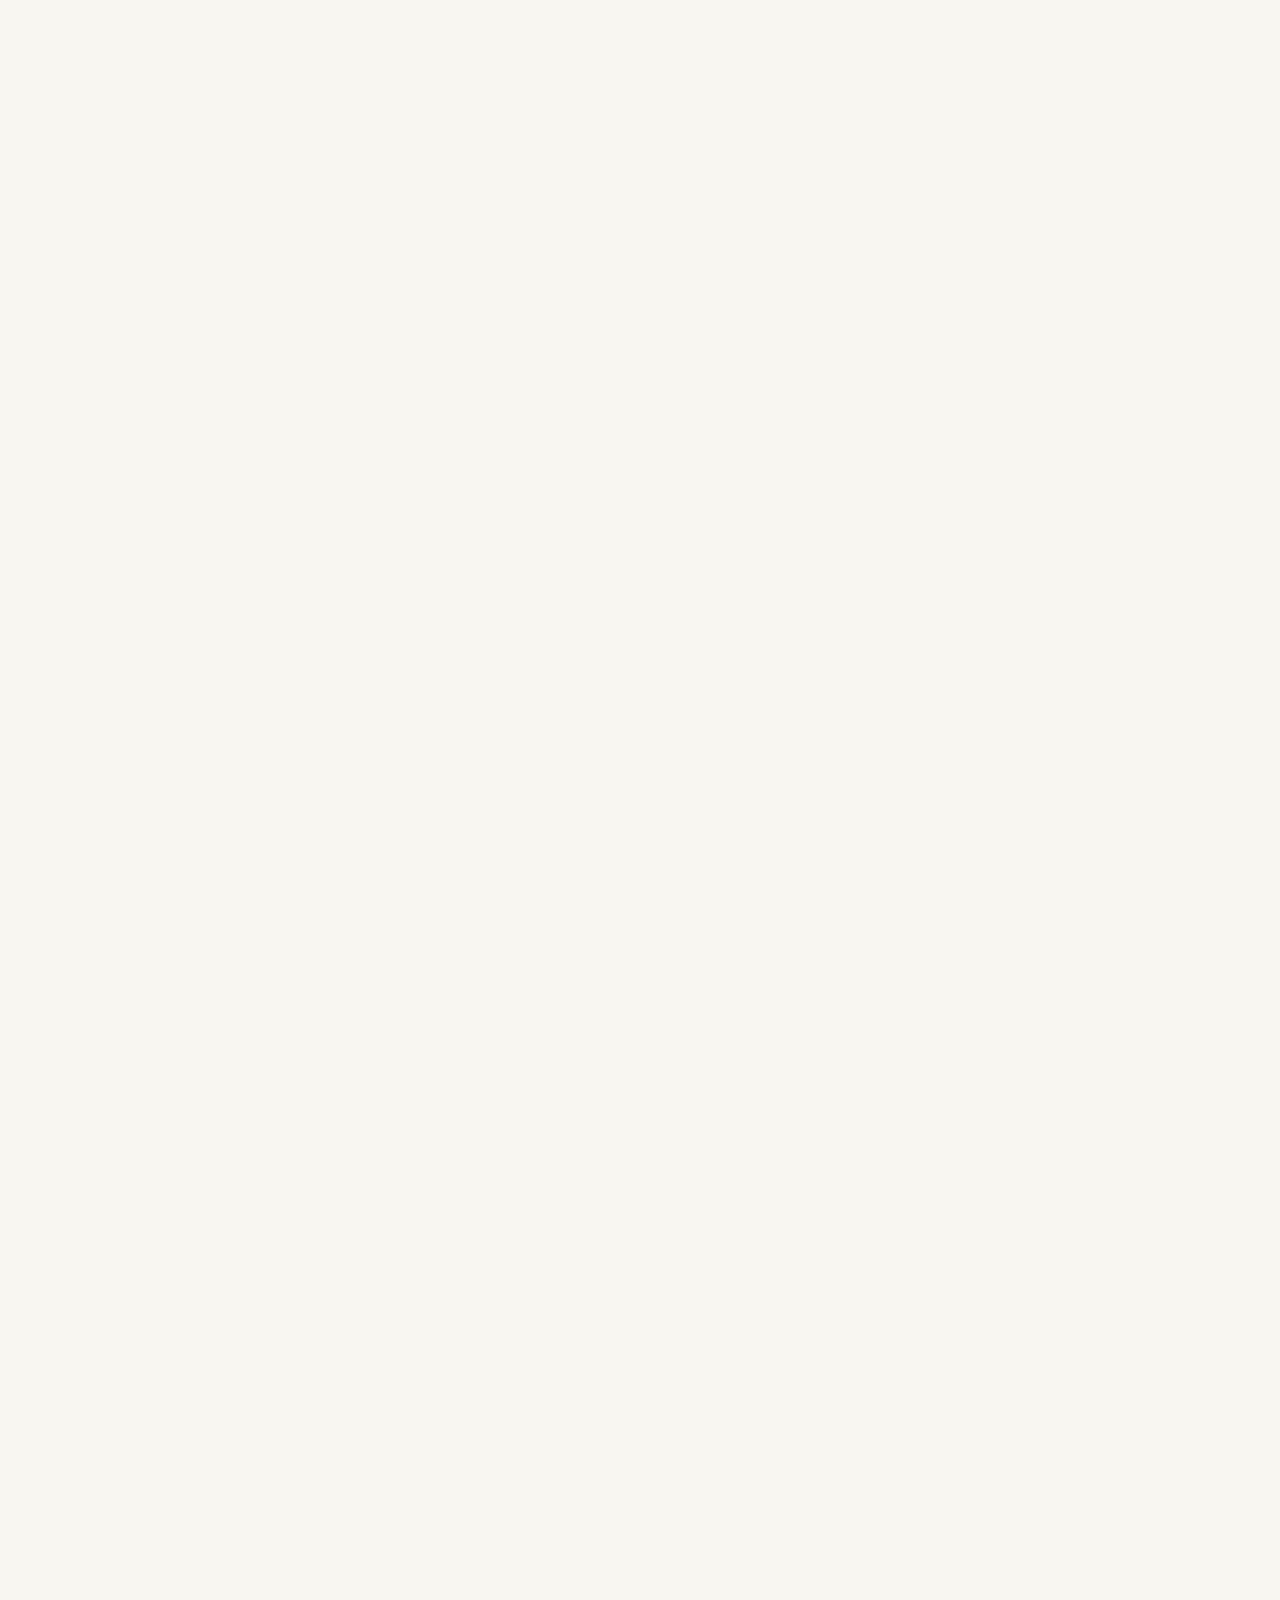
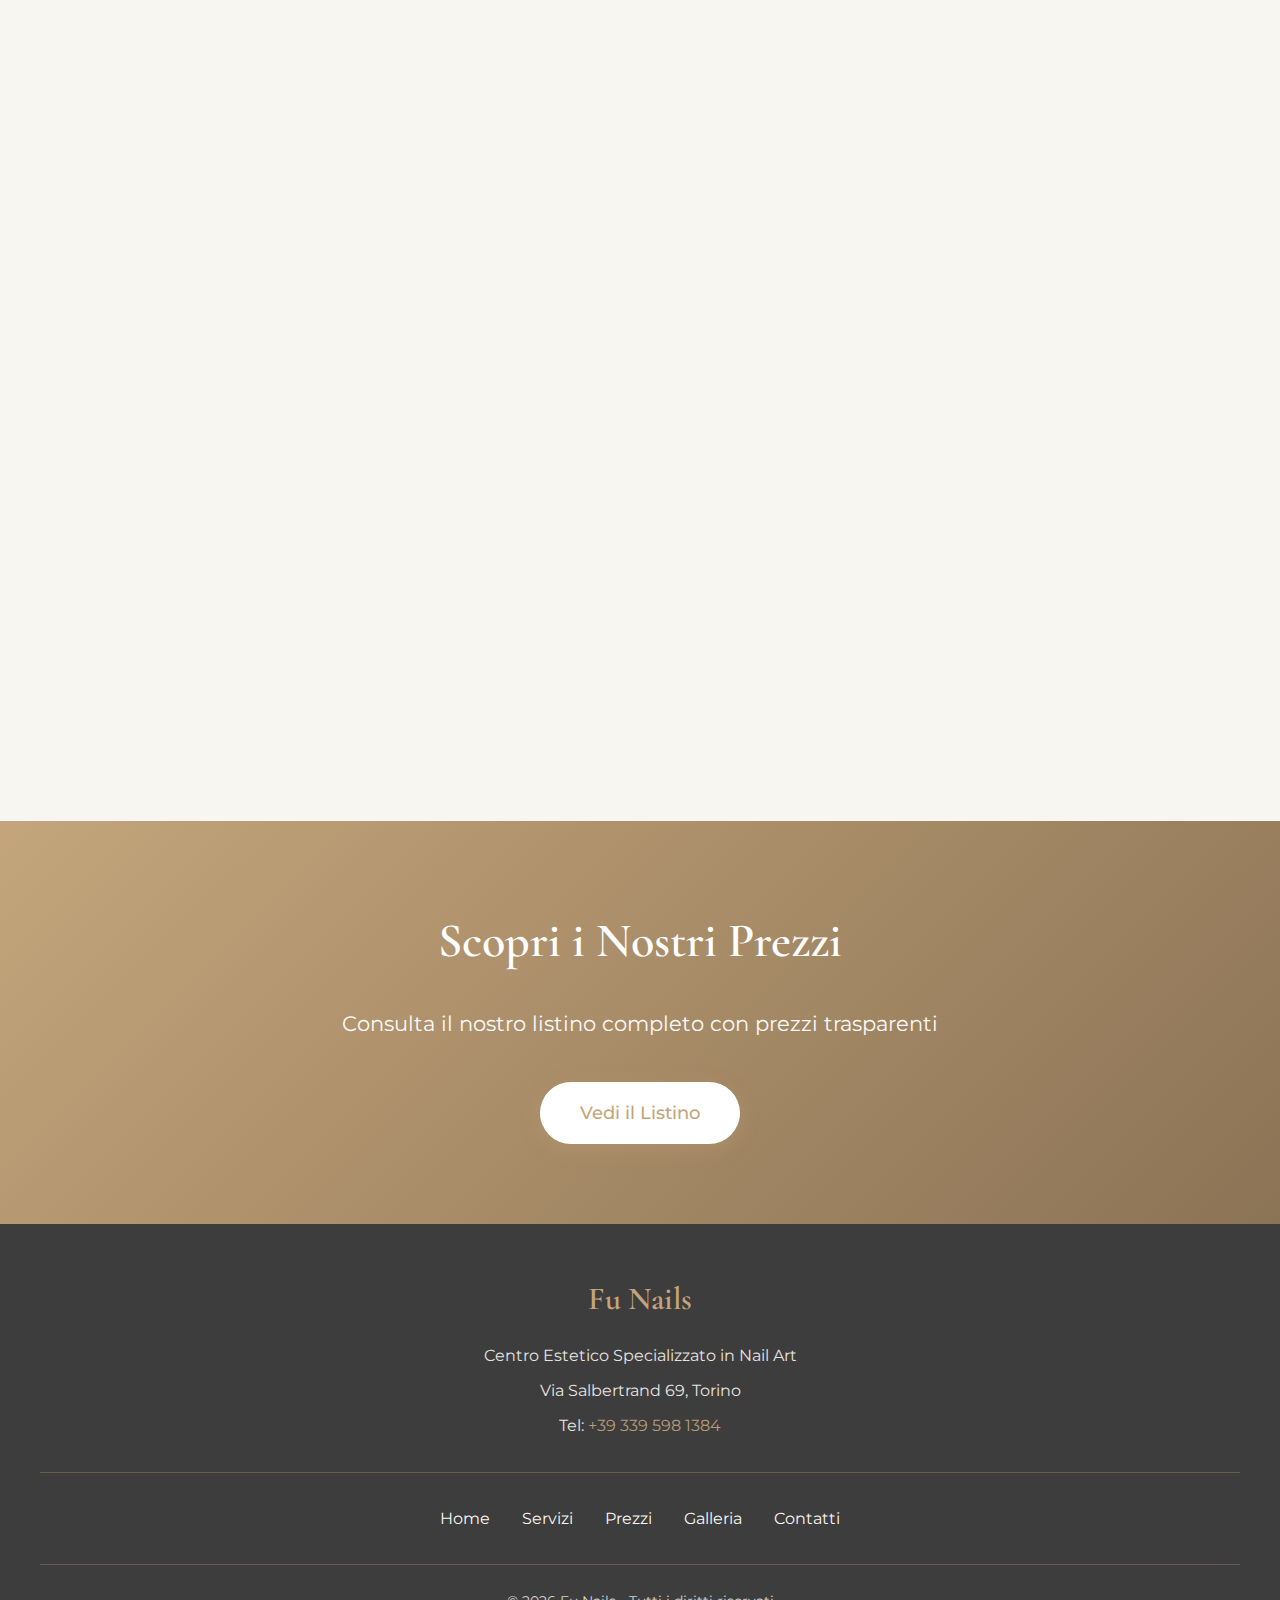
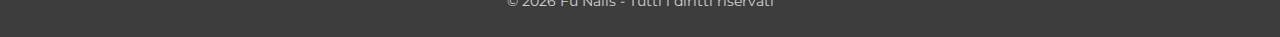
<file: servizi.html>
<!DOCTYPE html>
<html lang="it">

<head>
    <meta charset="UTF-8">
    <meta name="viewport" content="width=device-width, initial-scale=1.0">
    <title>Servizi - Fu Nails</title>
    <link rel="preconnect" href="https://fonts.googleapis.com">
    <link rel="preconnect" href="https://fonts.gstatic.com" crossorigin>
    <link
        href="https://fonts.googleapis.com/css2?family=Cormorant+Garamond:wght@300;400;600&family=Montserrat:wght@300;400;500;600&display=swap"
        rel="stylesheet">
    <link rel="stylesheet" href="style.css">
</head>

<body>
    <!-- Header -->
    <header>
        <nav>
            <div class="logo-container">
                <div class="logo">福</div>
                <div class="brand-name">Fu Nails</div>
            </div>
            <button class="menu-toggle" onclick="toggleMenu()" aria-label="Apri menu">
                <span></span>
                <span></span>
                <span></span>
            </button>
            <ul class="nav-links" id="navLinks">
                <li><a href="index.html">Home</a></li>
                <li><a href="servizi.html" class="active">Servizi</a></li>
                <li><a href="prezzi.html">Prezzi</a></li>
                <li><a href="galleria.html">Galleria</a></li>
                <li><a href="contatti.html">Contatti</a></li>
            </ul>
        </nav>
    </header>

    <!-- Page Hero -->
    <section class="page-hero">
        <div class="container">
            <h1>I Nostri Servizi</h1>
            <p>Trattamenti professionali per la cura e la bellezza delle tue unghie</p>
        </div>
    </section>

    <!-- Services Section -->
    <section class="services-detail">
        <div class="container">
            <div class="services-intro fade-in">
                <p>
                    Da Fu Nails troverai un'ampia gamma di servizi dedicati alla cura delle unghie e alla bellezza.
                    Dalla manicure classica alla ricostruzione gel, dalla nail art creativa ai trattamenti specifici per
                    viso e corpo.
                    Il nostro team esperto utilizza solo prodotti di alta qualità per garantirti risultati impeccabili e
                    duraturi.
                </p>
            </div>

            <!-- Manicure -->
            <div class="service-section fade-in">
                <div class="service-header">
                    <img src="images/gallery-manicure.png" class="service-icon-large-img" alt="Manicure">
                    <div>
                        <h2>Manicure</h2>
                        <p class="service-description">
                            La manicure è il trattamento fondamentale per mantenere le tue mani belle e curate.
                            Offriamo diverse tipologie di manicure, dalla semplice limatura alla manicure completa con
                            smalto semipermanente.
                        </p>
                    </div>
                </div>
                <div class="service-list">
                    <div class="service-detail-item">
                        <h4>Taglia Unghie</h4>
                        <p>Taglio e limatura base delle unghie</p>
                    </div>
                    <div class="service-detail-item">
                        <h4>Cambio Smalto + Limatura</h4>
                        <p>Rimozione dello smalto precedente e applicazione del nuovo colore</p>
                    </div>
                    <div class="service-detail-item">
                        <h4>Manicure Completa</h4>
                        <p>Trattamento completo con cura delle cuticole, limatura e massaggio</p>
                    </div>
                    <div class="service-detail-item">
                        <h4>Semipermanente</h4>
                        <p>Smalto gel a lunga durata che rimane perfetto fino a 3 settimane</p>
                    </div>
                </div>
            </div>

            <!-- Pedicure -->
            <div class="service-section fade-in">
                <div class="service-header">
                    <img src="images/gallery-pedicure.png" class="service-icon-large-img" alt="Pedicure">
                    <div>
                        <h2>Pedicure</h2>
                        <p class="service-description">
                            La pedicure curativa è essenziale per mantenere i piedi sani e belli.
                            Trattiamo calli, duroni e cuticole con professionalità e delicatezza,
                            garantendo comfort e benessere.
                        </p>
                    </div>
                </div>
                <div class="service-list">
                    <div class="service-detail-item">
                        <h4>Pedicure Curativo</h4>
                        <p>Trattamento completo con rimozione di calli, duroni e cura delle unghie</p>
                    </div>
                    <div class="service-detail-item">
                        <h4>Pedicure con Smalto</h4>
                        <p>Pedicure curativo completo con applicazione di smalto o semipermanente</p>
                    </div>
                    <div class="service-detail-item">
                        <h4>Massaggio Mezza Gamba</h4>
                        <p>Massaggio rilassante di 20 minuti per gambe leggere e toniche</p>
                    </div>
                </div>
            </div>

            <!-- Ricostruzione Gel -->
            <div class="service-section fade-in">
                <div class="service-header">
                    <img src="images/gallery-gel.png" class="service-icon-large-img" alt="Ricostruzione Gel">
                    <div>
                        <h2>Ricostruzione Gel</h2>
                        <p class="service-description">
                            La ricostruzione in gel permette di avere unghie lunghe e resistenti con un aspetto
                            naturale.
                            Utilizziamo gel di alta qualità che rispettano la salute dell'unghia naturale.
                        </p>
                    </div>
                </div>
                <div class="service-list">
                    <div class="service-detail-item">
                        <h4>Copertura Gel</h4>
                        <p>Rinforzo delle unghie naturali con gel per una maggiore resistenza</p>
                    </div>
                    <div class="service-detail-item">
                        <h4>Ricostruzione con Cartina</h4>
                        <p>Allungamento delle unghie con forme personalizzate</p>
                    </div>
                    <div class="service-detail-item">
                        <h4>Ritocco Gel</h4>
                        <p>Manutenzione della ricostruzione ogni 3-4 settimane</p>
                    </div>
                    <div class="service-detail-item">
                        <h4>Rimozione Gel</h4>
                        <p>Rimozione professionale che preserva la salute dell'unghia</p>
                    </div>
                </div>
            </div>

            <!-- Nail Art -->
            <div class="service-section fade-in">
                <div class="service-header">
                    <img src="images/gallery-nailart.png" class="service-icon-large-img" alt="Decorazione & Nail Art">
                    <div>
                        <h2>Decorazione & Nail Art</h2>
                        <p class="service-description">
                            Rendi uniche le tue unghie con le nostre decorazioni personalizzate.
                            Dal classico french alle tecniche più moderne come il baby boomer,
                            fino a vere opere d'arte sulle unghie.
                        </p>
                    </div>
                </div>
                <div class="service-list">
                    <div class="service-detail-item">
                        <h4>French Manicure</h4>
                        <p>Il classico intramontabile con punta bianca</p>
                    </div>
                    <div class="service-detail-item">
                        <h4>Baby Boomer / Sfumatura</h4>
                        <p>Effetto ombré delicato e naturale</p>
                    </div>
                    <div class="service-detail-item">
                        <h4>Nail Art Personalizzata</h4>
                        <p>Design unici creati su misura: fiori, geometrie, glitter e molto altro</p>
                    </div>
                </div>
            </div>

            <!-- Depilazione -->
            <div class="service-section fade-in">
                <div class="service-header">
                    <img src="images/Offerta natalizia per la depilazione del 30%.jpeg" class="service-icon-large-img"
                        alt="Depilazione">
                    <div>
                        <h2>Depilazione / Ceretta</h2>
                        <p class="service-description">
                            Servizi di depilazione professionali per tutto il corpo.
                            Utilizziamo cera delicata sulla pelle per garantire risultati duraturi
                            con il minimo fastidio.
                        </p>
                    </div>
                </div>
                <div class="service-list">
                    <div class="service-detail-item">
                        <h4>Viso</h4>
                        <p>Sopracciglia, baffetti e altre zone delicate del viso</p>
                    </div>
                    <div class="service-detail-item">
                        <h4>Corpo</h4>
                        <p>Ascelle, braccia, gambe (mezza o intera), schiena, petto</p>
                    </div>
                    <div class="service-detail-item">
                        <h4>Zone Intime</h4>
                        <p>Inguine parziale o totale, gluteo</p>
                    </div>
                </div>
            </div>

            <!-- Trattamenti Viso -->
            <div class="service-section fade-in">
                <div class="service-header">
                    <img src="images/Pulizia del Viso_ prepariamoci alle Vacanze! Obiettivo del trattamento_ migliorare il turn over cellulare, asportare comedoni e grani di miglio, stimolare il microcircolo, decongestionare-riequilibrare, preparare.jpeg"
                        class="service-icon-large-img" alt="Trattamenti Viso">
                    <div>
                        <h2>Trattamenti Viso</h2>
                        <p class="service-description">
                            Coccola la tua pelle con i nostri trattamenti viso professionali.
                            Pulizia profonda, idratazione e maschere specifiche per ogni tipo di pelle.
                        </p>
                    </div>
                </div>
                <div class="service-list">
                    <div class="service-detail-item">
                        <h4>Pulizia Viso</h4>
                        <p>Detersione profonda con estrazione punti neri e impurità</p>
                    </div>
                    <div class="service-detail-item">
                        <h4>Pulizia Viso + Maschera</h4>
                        <p>Trattamento completo con maschera nutriente o purificante personalizzata</p>
                    </div>
                </div>
            </div>
        </div>
    </section>

    <!-- CTA -->
    <section class="cta-section">
        <div class="container">
            <h2>Scopri i Nostri Prezzi</h2>
            <p>Consulta il nostro listino completo con prezzi trasparenti</p>
            <a href="prezzi.html" class="btn btn-primary" style="background: var(--white); color: var(--primary);">Vedi
                il Listino</a>
        </div>
    </section>

    <!-- Footer -->
    <footer>
        <div class="footer-content">
            <div class="footer-info">
                <h3>Fu Nails</h3>
                <p>Centro Estetico Specializzato in Nail Art</p>
                <p>Via Salbertrand 69, Torino</p>
                <p>Tel: <a href="tel:+393395981384" style="color: var(--primary); text-decoration: none;">+39 339 598
                        1384</a></p>
            </div>
            <div class="footer-links">
                <a href="index.html">Home</a>
                <a href="servizi.html">Servizi</a>
                <a href="prezzi.html">Prezzi</a>
                <a href="galleria.html">Galleria</a>
                <a href="contatti.html">Contatti</a>
            </div>
            <div class="footer-bottom">
                <p>&copy; 2026 Fu Nails - Tutti i diritti riservati</p>
            </div>
        </div>
    </footer>

    <script src="script.js"></script>
</body>

</html>
</file>
<file: style.css>
/* Fu Nails - Main Stylesheet */

* {
    margin: 0;
    padding: 0;
    box-sizing: border-box;
}

:root {
    --primary: #c4a57b;
    --secondary: #8b7355;
    --accent: #d4c4a8;
    --dark: #3d3d3d;
    --light: #f8f6f1;
    --white: #ffffff;
}

body {
    font-family: 'Montserrat', sans-serif;
    line-height: 1.7;
    color: var(--dark);
    overflow-x: hidden;
}

h1,
h2,
h3 {
    font-family: 'Cormorant Garamond', serif;
    font-weight: 600;
}

/* ==================== HEADER & NAVIGATION ==================== */

header {
    background: var(--white);
    padding: 1rem 0;
    position: fixed;
    width: 100%;
    top: 0;
    z-index: 1000;
    box-shadow: 0 2px 15px rgba(0, 0, 0, 0.08);
    transition: box-shadow 0.3s;
}

nav {
    max-width: 1200px;
    margin: 0 auto;
    display: flex;
    justify-content: space-between;
    align-items: center;
    padding: 0 2rem;
}

.logo-container {
    display: flex;
    align-items: center;
    gap: 1rem;
}

.logo {
    width: 60px;
    height: 60px;
    background: var(--primary);
    border-radius: 50%;
    display: flex;
    align-items: center;
    justify-content: center;
    font-family: 'Cormorant Garamond', serif;
    font-size: 1.8rem;
    color: var(--white);
    font-weight: 600;
}

.brand-name {
    font-family: 'Cormorant Garamond', serif;
    font-size: 1.8rem;
    color: var(--dark);
    font-weight: 600;
}

.nav-links {
    display: flex;
    list-style: none;
    gap: 2.5rem;
}

.nav-links a {
    color: var(--dark);
    text-decoration: none;
    font-weight: 400;
    font-size: 0.95rem;
    letter-spacing: 0.5px;
    transition: all 0.3s;
    position: relative;
}

.nav-links a::after {
    content: '';
    position: absolute;
    bottom: -5px;
    left: 0;
    width: 0;
    height: 2px;
    background: var(--primary);
    transition: width 0.3s;
}

.nav-links a:hover::after,
.nav-links a.active::after {
    width: 100%;
}

.nav-links a.active {
    color: var(--primary);
}

.menu-toggle {
    display: none;
    flex-direction: column;
    gap: 5px;
    cursor: pointer;
    background: none;
    border: none;
    padding: 5px;
}

.menu-toggle span {
    width: 25px;
    height: 3px;
    background: var(--primary);
    transition: all 0.3s;
}

/* ==================== HERO SECTION (HOME) ==================== */

.hero {
    background: linear-gradient(rgba(0, 0, 0, 0.5), rgba(0, 0, 0, 0.5)),
        url('images/fotoSfondo.jpeg');
    background-size: cover;
    background-position: center;
    min-height: 100vh;
    display: flex;
    align-items: center;
    justify-content: center;
    text-align: center;
    margin-top: 90px;
    padding: 2rem;
    position: relative;
    background-attachment: fixed;
    /* Parallax effect */
}

.hero-content {
    max-width: 800px;
    animation: fadeInUp 1.2s ease-out;
}

.hero h1 {
    font-size: 4.5rem;
    margin-bottom: 1.5rem;
    color: var(--white);
    line-height: 1.2;
    text-shadow: 2px 2px 4px rgba(0, 0, 0, 0.3);
}

.hero .subtitle {
    font-size: 1.3rem;
    margin-bottom: 1rem;
    color: var(--white);
    font-weight: 300;
    text-shadow: 1px 1px 2px rgba(0, 0, 0, 0.3);
}

.hero .tagline {
    font-size: 1.1rem;
    margin-bottom: 3rem;
    color: var(--white);
    font-style: italic;
}

.promo-banner {
    background: var(--primary);
    color: var(--white);
    padding: 1rem 2rem;
    border-radius: 50px;
    display: inline-block;
    margin-bottom: 2rem;
    font-weight: 500;
    animation: pulse 2s infinite;
}

/* ==================== PAGE HERO (OTHER PAGES) ==================== */

.page-hero {
    background: linear-gradient(135deg, var(--primary), var(--secondary));
    color: var(--white);
    text-align: center;
    padding: 8rem 2rem 4rem;
    margin-top: 90px;
}

.page-hero h1 {
    font-size: 3.5rem;
    margin-bottom: 1rem;
}

.page-hero p {
    font-size: 1.2rem;
    opacity: 0.95;
}

/* ==================== BUTTONS ==================== */

.cta-buttons {
    display: flex;
    gap: 1.5rem;
    justify-content: center;
    flex-wrap: wrap;
}

.btn {
    padding: 1rem 2.5rem;
    border: none;
    border-radius: 50px;
    font-size: 1.1rem;
    font-weight: 500;
    cursor: pointer;
    transition: all 0.3s;
    text-decoration: none;
    display: inline-block;
}

.btn-primary {
    background: var(--primary);
    color: var(--white);
    box-shadow: 0 5px 20px rgba(196, 165, 123, 0.3);
}

.btn-primary:hover {
    background: var(--secondary);
    transform: translateY(-3px);
    box-shadow: 0 8px 25px rgba(196, 165, 123, 0.4);
}

.btn-secondary {
    background: transparent;
    color: var(--dark);
    border: 2px solid var(--primary);
}

.btn-secondary:hover {
    background: var(--primary);
    color: var(--white);
}

.whatsapp-btn {
    background: #25D366;
    color: var(--white);
    padding: 1.2rem 3rem;
    border-radius: 50px;
    font-size: 1.2rem;
    font-weight: 600;
    text-decoration: none;
    display: inline-flex;
    align-items: center;
    gap: 0.8rem;
    transition: all 0.3s;
    box-shadow: 0 5px 20px rgba(37, 211, 102, 0.4);
}

.whatsapp-btn:hover {
    background: #128C7E;
    transform: translateY(-3px);
    box-shadow: 0 8px 25px rgba(37, 211, 102, 0.5);
}

/* ==================== SECTIONS ==================== */

section {
    padding: 5rem 2rem;
}

.container {
    max-width: 1200px;
    margin: 0 auto;
}

.section-title {
    text-align: center;
    font-size: 3.5rem;
    color: var(--dark);
    margin-bottom: 1rem;
}

.section-subtitle {
    text-align: center;
    font-size: 1.2rem;
    color: var(--secondary);
    margin-bottom: 4rem;
    font-weight: 300;
}

/* ==================== HOME PAGE SECTIONS ==================== */

.welcome-section {
    background: var(--white);
}

.welcome-content {
    max-width: 800px;
    margin: 0 auto;
    text-align: center;
}

.welcome-content p {
    font-size: 1.1rem;
    margin-bottom: 1.5rem;
    line-height: 1.8;
    color: var(--dark);
}

.services-preview {
    background: var(--light);
}

.why-us {
    background: var(--white);
}

.features-grid {
    display: grid;
    grid-template-columns: repeat(auto-fit, minmax(250px, 1fr));
    gap: 2rem;
}

.feature-item {
    text-align: center;
    padding: 2rem;
}

.feature-icon {
    font-size: 3.5rem;
    margin-bottom: 1rem;
}

.feature-item h3 {
    font-size: 1.5rem;
    color: var(--primary);
    margin-bottom: 1rem;
}

.feature-item p {
    color: var(--secondary);
    line-height: 1.7;
}

/* ==================== SERVICE CARDS ==================== */

.services-grid {
    display: grid;
    grid-template-columns: repeat(auto-fit, minmax(300px, 1fr));
    gap: 2rem;
}

.service-card {
    background: var(--white);
    padding: 2.5rem;
    border-radius: 20px;
    text-align: center;
    transition: all 0.3s;
    box-shadow: 0 5px 20px rgba(0, 0, 0, 0.08);
}

.service-card:hover {
    transform: translateY(-10px);
    box-shadow: 0 10px 30px rgba(196, 165, 123, 0.3);
}

.service-icon {
    font-size: 3.5rem;
    margin-bottom: 1.5rem;
}

.service-card h3 {
    font-size: 1.8rem;
    color: var(--primary);
    margin-bottom: 1rem;
}

.service-card p {
    color: var(--secondary);
    margin-bottom: 1.5rem;
    line-height: 1.7;
}

.card-link {
    color: var(--primary);
    text-decoration: none;
    font-weight: 500;
    transition: color 0.3s;
}

.card-link:hover {
    color: var(--secondary);
}

/* ==================== SERVICES DETAIL PAGE ==================== */

.services-intro {
    max-width: 800px;
    margin: 0 auto 4rem;
    text-align: center;
    font-size: 1.1rem;
    color: var(--secondary);
    line-height: 1.8;
}

.services-detail {
    background: var(--light);
}

.service-section {
    background: var(--white);
    padding: 3rem;
    border-radius: 20px;
    margin-bottom: 2rem;
}

.service-header {
    display: flex;
    gap: 2rem;
    align-items: flex-start;
    margin-bottom: 2rem;
    padding-bottom: 2rem;
    border-bottom: 2px solid var(--light);
}

.service-icon-large {
    font-size: 4rem;
    flex-shrink: 0;
}

.service-header h2 {
    font-size: 2.5rem;
    color: var(--primary);
    margin-bottom: 1rem;
}

.service-description {
    font-size: 1.1rem;
    color: var(--secondary);
    line-height: 1.8;
}

.service-list {
    display: grid;
    grid-template-columns: repeat(auto-fit, minmax(280px, 1fr));
    gap: 1.5rem;
}

.service-detail-item {
    padding: 1.5rem;
    background: var(--light);
    border-radius: 15px;
    border-left: 4px solid var(--primary);
}

.service-detail-item h4 {
    font-size: 1.2rem;
    color: var(--dark);
    margin-bottom: 0.5rem;
}

.service-detail-item p {
    color: var(--secondary);
    font-size: 0.95rem;
}

/* ==================== PRICE LIST ==================== */

.price-list {
    background: var(--light);
}

.promo-section {
    background: var(--white);
    padding: 3rem 2rem;
}

.promo-box {
    background: linear-gradient(135deg, var(--primary), var(--secondary));
    color: var(--white);
    padding: 2rem 3rem;
    border-radius: 20px;
    text-align: center;
    max-width: 600px;
    margin: 0 auto;
}

.promo-box h3 {
    font-size: 2rem;
    margin-bottom: 0.5rem;
}

.promo-box p {
    font-size: 1.2rem;
    margin: 0.5rem 0;
}

.promo-date {
    font-size: 1rem !important;
    opacity: 0.9;
    font-style: italic;
}

.service-category {
    background: var(--white);
    padding: 2.5rem;
    border-radius: 20px;
    transition: all 0.3s;
    border: 2px solid transparent;
}

.service-category:hover {
    border-color: var(--primary);
    transform: translateY(-5px);
    box-shadow: 0 10px 30px rgba(0, 0, 0, 0.1);
}

.service-category h3 {
    font-size: 2rem;
    color: var(--primary);
    margin-bottom: 1.5rem;
    border-bottom: 2px solid var(--accent);
    padding-bottom: 0.5rem;
}

.service-item {
    display: flex;
    justify-content: space-between;
    padding: 0.8rem 0;
    border-bottom: 1px solid var(--accent);
}

.service-item:last-child {
    border-bottom: none;
}

.service-name {
    font-size: 1rem;
    color: var(--dark);
}

.service-price {
    font-weight: 600;
    color: var(--primary);
    white-space: nowrap;
    margin-left: 1rem;
}

.price-info {
    background: var(--white);
    padding: 2.5rem;
    border-radius: 20px;
    margin-top: 3rem;
}

.price-info h3 {
    font-size: 1.8rem;
    color: var(--primary);
    margin-bottom: 1rem;
}

.price-info ul {
    list-style: none;
    padding: 0;
}

.price-info li {
    padding: 0.5rem 0;
    padding-left: 1.5rem;
    position: relative;
}

.price-info li::before {
    content: '✓';
    position: absolute;
    left: 0;
    color: var(--primary);
    font-weight: bold;
}

/* ==================== GALLERY ==================== */

.gallery-intro {
    background: var(--white);
    padding: 3rem 2rem;
}

.intro-text {
    max-width: 700px;
    margin: 0 auto;
    text-align: center;
    font-size: 1.1rem;
    color: var(--secondary);
    line-height: 1.8;
}

.gallery-categories {
    background: var(--light);
    padding: 2rem;
}

.category-filters {
    display: flex;
    gap: 1rem;
    justify-content: center;
    flex-wrap: wrap;
}

.filter-btn {
    padding: 0.8rem 2rem;
    border: 2px solid var(--primary);
    background: transparent;
    color: var(--primary);
    border-radius: 50px;
    cursor: pointer;
    font-weight: 500;
    transition: all 0.3s;
}

.filter-btn:hover,
.filter-btn.active {
    background: var(--primary);
    color: var(--white);
}

.gallery-main {
    background: var(--light);
    padding: 3rem 2rem 5rem;
}

.gallery-grid {
    display: grid;
    grid-template-columns: repeat(auto-fit, minmax(280px, 1fr));
    gap: 1.5rem;
}

.gallery-item {
    aspect-ratio: 1;
    border-radius: 15px;
    overflow: hidden;
    position: relative;
    cursor: pointer;
    transition: all 0.3s;
}

.gallery-image {
    width: 100%;
    height: 100%;
    background: linear-gradient(135deg, var(--primary), var(--accent));
    display: flex;
    align-items: center;
    justify-content: center;
    font-size: 3rem;
    color: var(--white);
}

.gallery-overlay {
    position: absolute;
    bottom: 0;
    left: 0;
    right: 0;
    background: linear-gradient(to top, rgba(0, 0, 0, 0.8), transparent);
    color: var(--white);
    padding: 1.5rem;
    transform: translateY(100%);
    transition: transform 0.3s;
}

.gallery-item:hover {
    transform: scale(1.05);
    box-shadow: 0 10px 30px rgba(0, 0, 0, 0.2);
}

.gallery-item:hover .gallery-overlay {
    transform: translateY(0);
}

.gallery-overlay h4 {
    font-size: 1.2rem;
    margin-bottom: 0.3rem;
}

.gallery-overlay p {
    font-size: 0.9rem;
    opacity: 0.9;
}

.instagram-section {
    background: var(--white);
    padding: 4rem 2rem;
}

.instagram-content {
    text-align: center;
    max-width: 600px;
    margin: 0 auto;
}

.instagram-content h2 {
    font-size: 2.5rem;
    color: var(--primary);
    margin-bottom: 1rem;
}

.instagram-content p {
    font-size: 1.1rem;
    color: var(--secondary);
    margin-bottom: 2rem;
}

.social-icons {
    display: flex;
    justify-content: center;
    gap: 1.5rem;
}

.social-link {
    display: flex;
    align-items: center;
    gap: 0.5rem;
    padding: 1rem 2rem;
    background: linear-gradient(135deg, #833AB4, #E1306C, #F56040);
    color: var(--white);
    border-radius: 50px;
    text-decoration: none;
    font-weight: 500;
    transition: all 0.3s;
}

.social-link:hover {
    transform: translateY(-3px);
    box-shadow: 0 5px 20px rgba(225, 48, 108, 0.4);
}

.social-link .icon {
    font-size: 1.5rem;
}

/* ==================== CONTACT PAGE ==================== */

.contact-info-section {
    background: var(--white);
}

.info-grid {
    display: grid;
    grid-template-columns: repeat(auto-fit, minmax(280px, 1fr));
    gap: 2rem;
}

.info-card {
    background: var(--light);
    padding: 2.5rem;
    border-radius: 15px;
    text-align: center;
    transition: all 0.3s;
}

.info-card:hover {
    transform: translateY(-5px);
    box-shadow: 0 10px 25px rgba(0, 0, 0, 0.1);
}

.info-icon {
    font-size: 3rem;
    margin-bottom: 1rem;
}

.info-card h3 {
    font-size: 1.8rem;
    color: var(--primary);
    margin-bottom: 1rem;
}

.info-card p {
    font-size: 1rem;
    color: var(--dark);
    line-height: 1.8;
}

.info-link,
.phone-link {
    color: var(--primary);
    text-decoration: none;
    font-weight: 500;
    transition: color 0.3s;
    display: inline-block;
    margin-top: 1rem;
}

/* Image Icon Styles */
.service-icon-img {
    width: 80px;
    height: 80px;
    border-radius: 50%;
    object-fit: cover;
    margin-bottom: 1.5rem;
    box-shadow: 0 5px 15px rgba(0, 0, 0, 0.1);
}

.service-icon-large-img {
    width: 120px;
    height: 120px;
    border-radius: 50%;
    object-fit: cover;
    flex-shrink: 0;
    box-shadow: 0 5px 15px rgba(0, 0, 0, 0.1);
}

.gallery-image-bg {
    background-size: cover;
    background-position: center;
    width: 100%;
    height: 100%;
}

.info-link:hover,
.phone-link:hover {
    color: var(--secondary);
}

.phone-link {
    font-size: 1.3rem;
    font-weight: 600;
}

.whatsapp-section {
    background: var(--light);
    padding: 4rem 2rem;
}

.whatsapp-box {
    background: var(--white);
    padding: 3rem;
    border-radius: 20px;
    text-align: center;
    max-width: 600px;
    margin: 0 auto;
    box-shadow: 0 5px 20px rgba(0, 0, 0, 0.08);
}

.whatsapp-box h2 {
    font-size: 2.5rem;
    color: var(--primary);
    margin-bottom: 1rem;
}

.whatsapp-box p {
    font-size: 1.1rem;
    color: var(--secondary);
    margin-bottom: 2rem;
}

.booking-section {
    background: var(--white);
}

.booking-form-container {
    max-width: 700px;
    margin: 0 auto;
    background: var(--light);
    padding: 3rem;
    border-radius: 20px;
}

.booking-form {
    display: grid;
    gap: 1.5rem;
}

.form-row {
    display: grid;
    grid-template-columns: repeat(auto-fit, minmax(250px, 1fr));
    gap: 1.5rem;
}

.form-group {
    display: flex;
    flex-direction: column;
}

.form-group label {
    color: var(--dark);
    margin-bottom: 0.5rem;
    font-weight: 500;
}

.form-group input,
.form-group select,
.form-group textarea {
    padding: 1rem;
    border: 2px solid var(--accent);
    border-radius: 10px;
    font-size: 1rem;
    font-family: 'Montserrat', sans-serif;
    transition: all 0.3s;
    background: var(--white);
}

.form-group input:focus,
.form-group select:focus,
.form-group textarea:focus {
    outline: none;
    border-color: var(--primary);
    box-shadow: 0 0 10px rgba(196, 165, 123, 0.2);
}

.form-privacy {
    margin: 1rem 0;
}

.checkbox-label {
    display: flex;
    align-items: center;
    gap: 0.5rem;
    cursor: pointer;
}

.checkbox-label input {
    width: 18px;
    height: 18px;
    cursor: pointer;
}

.submit-button {
    background: linear-gradient(135deg, var(--primary), var(--secondary));
    color: var(--white);
    padding: 1.2rem 2rem;
    border: none;
    border-radius: 50px;
    font-size: 1.2rem;
    font-weight: 600;
    cursor: pointer;
    transition: all 0.3s;
    margin-top: 1rem;
}

.submit-button:hover {
    transform: translateY(-3px);
    box-shadow: 0 5px 15px rgba(196, 165, 123, 0.4);
}

.form-note {
    text-align: center;
    font-size: 0.9rem;
    color: var(--secondary);
    margin-top: 1rem;
}

.map-section {
    background: var(--light);
}

.map-placeholder {
    background: var(--white);
    padding: 4rem 2rem;
    border-radius: 20px;
    text-align: center;
    box-shadow: 0 5px 20px rgba(0, 0, 0, 0.08);
}

.map-content {
    max-width: 500px;
    margin: 0 auto;
}

.map-icon {
    font-size: 4rem;
    margin-bottom: 1rem;
}

.map-content h3 {
    font-size: 2rem;
    color: var(--primary);
    margin-bottom: 1rem;
}

.map-content p {
    color: var(--secondary);
    margin-bottom: 2rem;
}

.faq-section {
    background: var(--white);
}

.faq-grid {
    display: grid;
    grid-template-columns: repeat(auto-fit, minmax(300px, 1fr));
    gap: 2rem;
}

.faq-item {
    background: var(--light);
    padding: 2rem;
    border-radius: 15px;
    border-left: 4px solid var(--primary);
}

.faq-item h3 {
    font-size: 1.3rem;
    color: var(--dark);
    margin-bottom: 1rem;
}

.faq-item p {
    color: var(--secondary);
    line-height: 1.7;
}

/* ==================== CTA SECTION ==================== */

.cta-section {
    background: linear-gradient(135deg, var(--primary), var(--secondary));
    color: var(--white);
    text-align: center;
    padding: 5rem 2rem;
}

.cta-section h2 {
    font-size: 3rem;
    margin-bottom: 1.5rem;
}

.cta-section p {
    font-size: 1.3rem;
    margin-bottom: 2.5rem;
    opacity: 0.95;
}

/* ==================== FOOTER ==================== */

footer {
    background: var(--dark);
    color: var(--light);
    padding: 3rem 2rem 1.5rem;
    text-align: center;
}

.footer-content {
    max-width: 1200px;
    margin: 0 auto;
}

.footer-info {
    margin-bottom: 2rem;
}

.footer-info h3 {
    font-size: 2rem;
    color: var(--primary);
    margin-bottom: 1rem;
}

.footer-info p {
    margin: 0.5rem 0;
    opacity: 0.9;
}

.footer-links {
    display: flex;
    justify-content: center;
    gap: 2rem;
    flex-wrap: wrap;
    padding: 2rem 0;
    border-top: 1px solid rgba(196, 165, 123, 0.3);
    border-bottom: 1px solid rgba(196, 165, 123, 0.3);
    margin-bottom: 1.5rem;
}

.footer-links a {
    color: var(--light);
    text-decoration: none;
    transition: color 0.3s;
}

.footer-links a:hover {
    color: var(--primary);
}

.footer-bottom {
    font-size: 0.9rem;
    opacity: 0.8;
}

/* ==================== ANIMATIONS ==================== */

@keyframes fadeInUp {
    from {
        opacity: 0;
        transform: translateY(50px);
    }

    to {
        opacity: 1;
        transform: translateY(0);
    }
}

@keyframes pulse {

    0%,
    100% {
        transform: scale(1);
    }

    50% {
        transform: scale(1.05);
    }
}

.fade-in {
    opacity: 0;
    transform: translateY(30px);
    transition: all 0.8s ease-out;
}

.fade-in.visible {
    opacity: 1;
    transform: translateY(0);
}

/* ==================== RESPONSIVE ==================== */

@media (max-width: 768px) {
    .nav-links {
        display: none;
        position: absolute;
        top: 90px;
        left: 0;
        right: 0;
        background: var(--white);
        flex-direction: column;
        padding: 2rem;
        box-shadow: 0 5px 20px rgba(0, 0, 0, 0.1);
        gap: 1rem;
    }

    .nav-links.active {
        display: flex;
    }

    .menu-toggle {
        display: flex;
    }

    .hero h1 {
        font-size: 2.8rem;
    }

    .hero .subtitle {
        font-size: 1.1rem;
    }

    .section-title {
        font-size: 2.5rem;
    }

    .page-hero h1 {
        font-size: 2.5rem;
    }

    .cta-buttons {
        flex-direction: column;
    }

    .btn {
        width: 100%;
    }

    .service-header {
        flex-direction: column;
        text-align: center;
    }

    .service-header h2 {
        font-size: 2rem;
    }

    .form-row {
        grid-template-columns: 1fr;
    }

    .category-filters {
        gap: 0.5rem;
    }

    .filter-btn {
        padding: 0.6rem 1.2rem;
        font-size: 0.9rem;
    }
}
</file>
